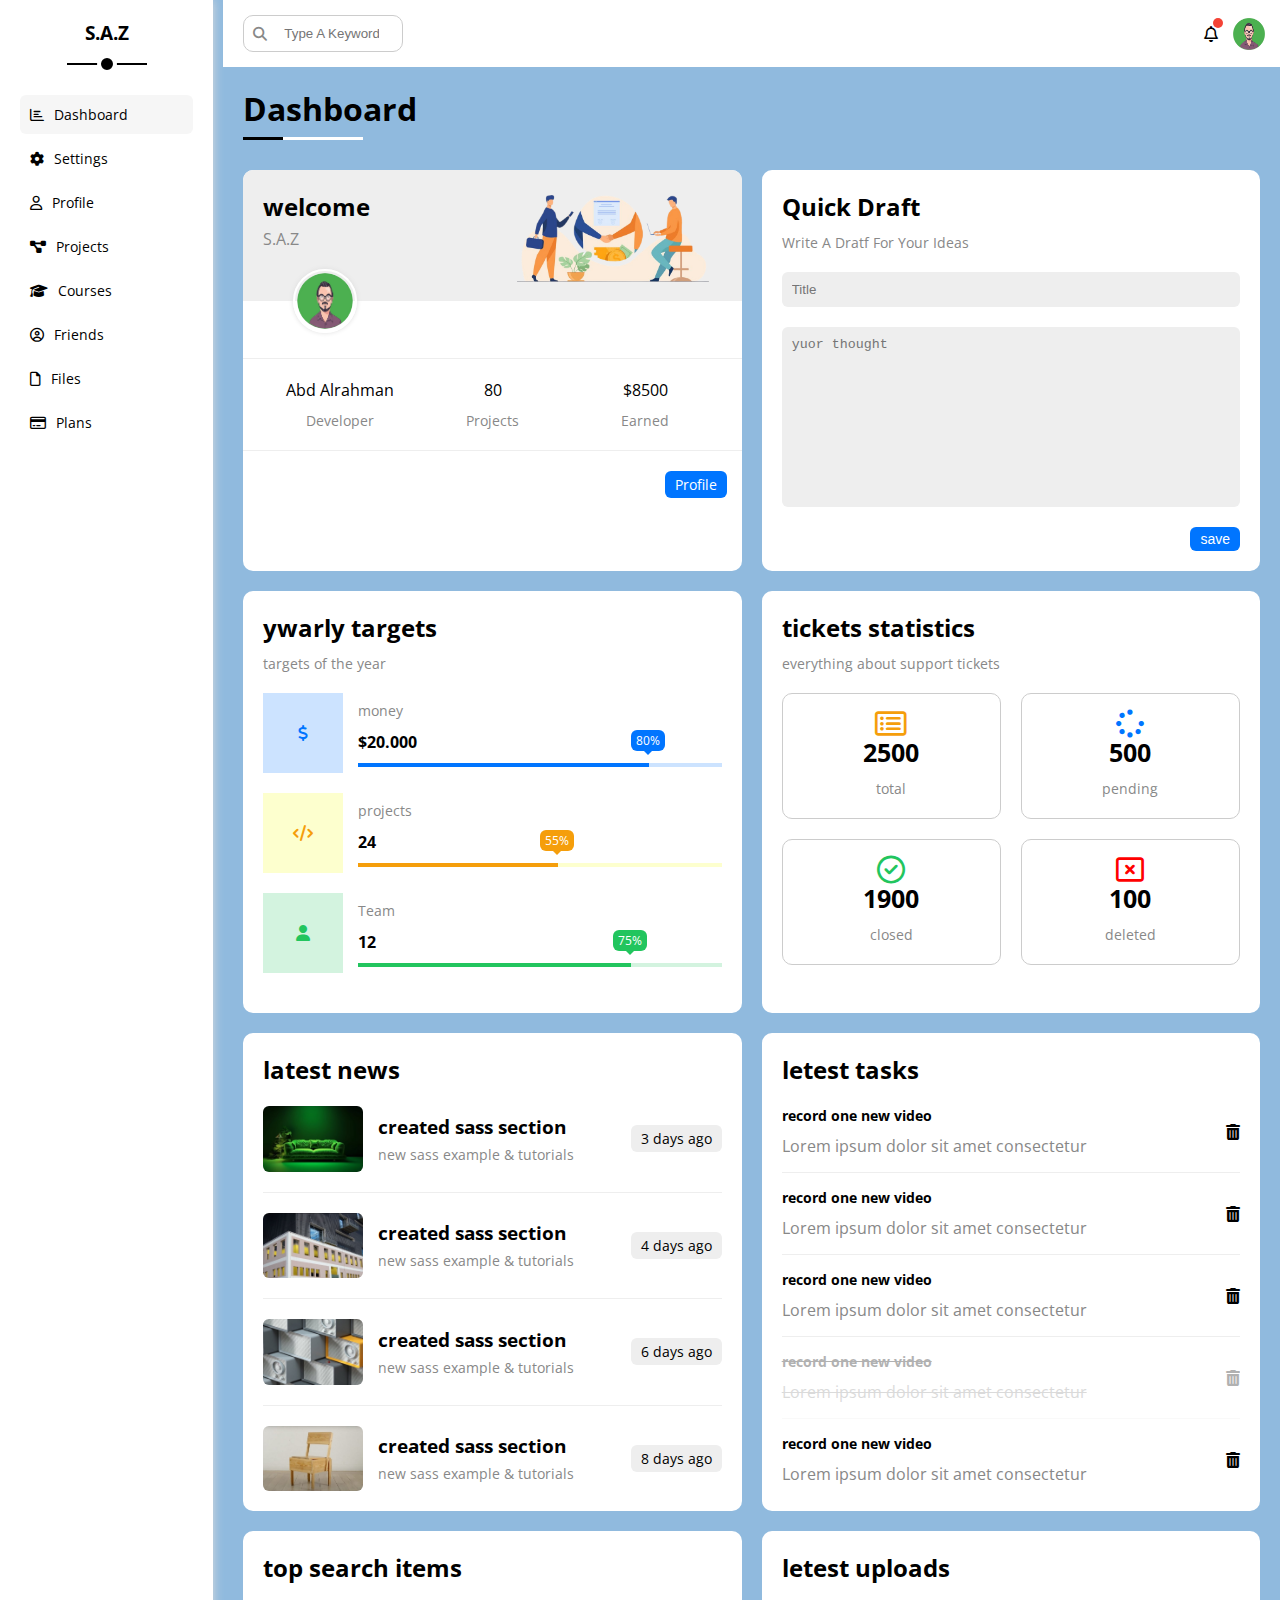
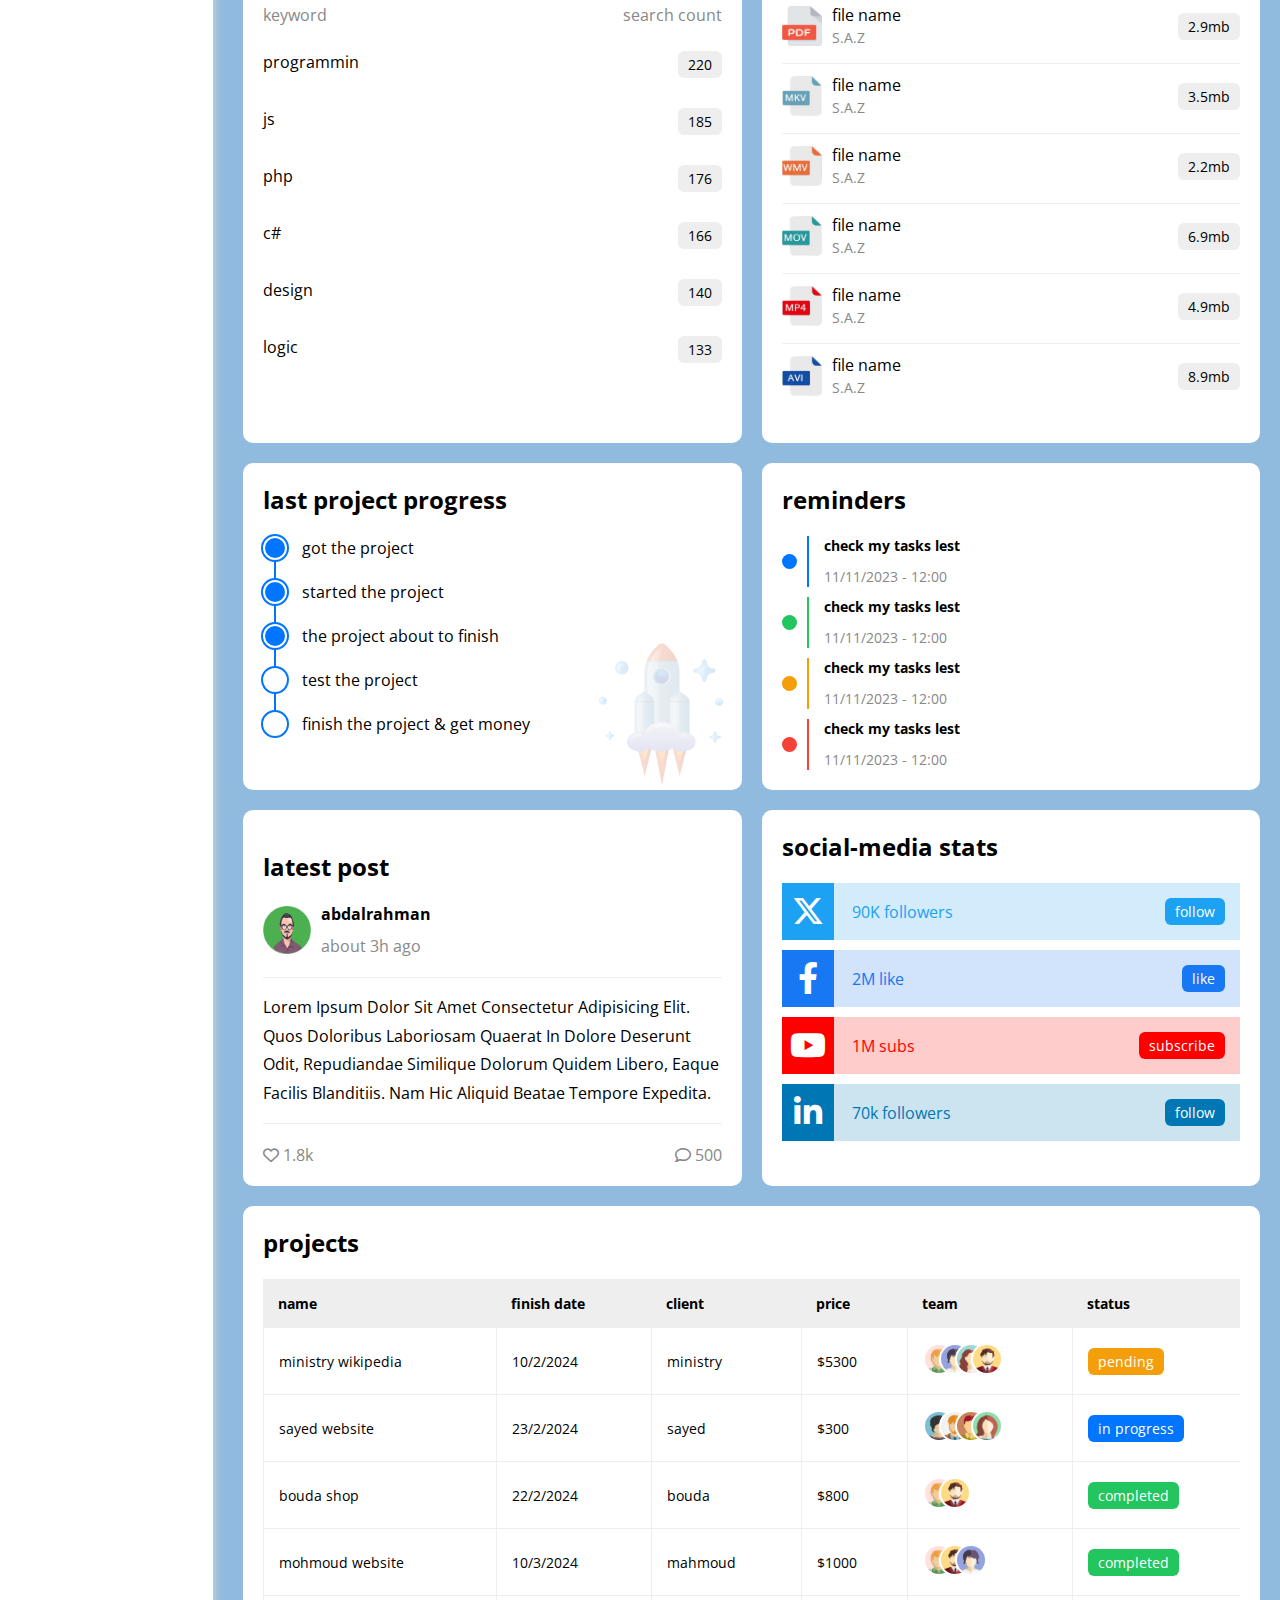
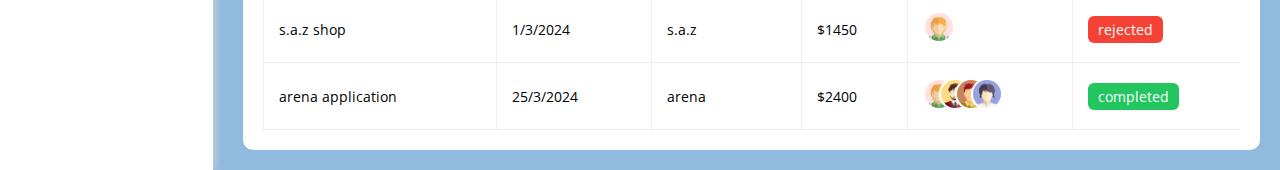
<file: index.html>
<!DOCTYPE html>
<html lang="en">

<head>
    <meta charset="UTF-8">
    <meta http-equiv="X-UA-Compatible" content="IE=edge">
    <meta name="viewport" content="width=device-width, initial-scale=1.0">
    <link rel="stylesheet" href="css/all.min.css">
    <link rel="stylesheet" href="css/framework.css">
    <link rel="stylesheet" href="css/master.css">
    <title>Dashboard</title>
    <link rel="preconnect" href="https://fonts.googleapis.com">
    <link rel="preconnect" href="https://fonts.gstatic.com" crossorigin>
    <link
        href="https://fonts.googleapis.com/css2?family=Cairo:wght@300;400;700&family=Open+Sans:ital,wght@0,400;0,500;0,700;1,300&family=Work+Sans:ital,wght@0,300;0,400;0,500;0,600;0,700;0,800;1,200&display=swap"
        rel="stylesheet">

</head>

<body>
    <div class="page d-flex">
        <div class="sidebar bg-white p-20 p-relative">
            <!-- txt-c : text-alagin:center -->
            <h3 class="p-relative txt-c mt-0">S.A.Z</h3>
            <ul>
                <li>
                    <a class="active d-flex align-c fs-14 c-black rad-6 p-10" href="index.html">
                        <i class="fa-regular fa-chart-bar"></i>
                        <span>Dashboard</span>
                    </a>
                </li>
                <li>
                    <a class=" d-flex align-c fs-14 c-black rad-6 p-10" href="settings.html">
                        <i class="fa-solid fa-gear"></i>
                        <span>Settings</span>
                    </a>
                </li>
                <li>
                    <a class=" d-flex align-c fs-14 c-black rad-6 p-10" href="profile.html">
                        <i class="fa-regular fa-user"></i>
                        <span>Profile</span>
                    </a>
                </li>
                <li>
                    <a class=" d-flex align-c fs-14 c-black rad-6 p-10" href="projects.html">
                        <i class="fa-solid fa-diagram-project"></i>
                        <span>Projects</span>
                    </a>
                </li>
                <li>
                    <a class=" d-flex align-c fs-14 c-black rad-6 p-10" href="courses.html">
                        <i class="fa-solid fa-graduation-cap"></i>
                        <span>Courses</span>
                    </a>
                </li>
                <li>
                    <a class=" d-flex align-c fs-14 c-black rad-6 p-10" href="friends.html">
                        <i class="fa-regular fa-circle-user"></i>
                        <span>Friends</span>
                    </a>
                </li>
                <li>
                    <a class=" d-flex align-c fs-14 c-black rad-6 p-10" href="files.html">
                        <i class="fa-regular fa-file"></i>
                        <span>Files</span>
                    </a>
                </li>
                <li>
                    <a class=" d-flex align-c fs-14 c-black rad-6 p-10" href="plans.html">
                        <i class="fa-regular fa-credit-card"></i>
                        <span>Plans</span>
                    </a>
                </li>
            </ul>
        </div>
        <div class="content w-full">
            <!-- start head -->
            <div class="head bg-white p-15 between-flex">
                <div class="search p-relative">
                    <input class="p-10" type="search" placeholder="Type A Keyword">
                </div>
                <div class="icons d-flex align-c">
                    <span class="notification p-relative">
                        <i class="fa-regular fa-bell"></i>
                    </span>
                    <img src="images/head-img.png" alt="">
                </div>
            </div>
            <!-- end head -->
            <h1 class="p-relative">Dashboard</h1>
            <!-- الكلاس رابر هو الذي سيتم وضع كل البوكس فيه -->
            <!--start wrapper  -->
            <div class="wrapper d-grid gap-20">
                <!-- start welcome  -->
                <div class="welcome bg-white rad-10 txt-c-mobile block-mobile">
                    <div class="intro p-20 d-flex ju-sb bg-eee">
                        <div>
                            <h2 class="m-0">welcome</h2>
                            <p class="c-gray mt-5"> S.A.Z</p>
                        </div>
                        <img class="hide-mobile" src="images/welcome-img.png" alt="">
                    </div>
                    <img class="avatar" src="images/head-img.png" alt="">
                    <div class="body txt-c d-flex p-20 mt-20 mb-20 block-mobile">
                        <div>Abd Alrahman <span class="d-block c-gray fs-14 mt-10">Developer</span></div>
                        <div>80 <span class="d-block c-gray fs-14 mt-10">Projects</span></div>
                        <div>$8500 <span class="d-block c-gray fs-14 mt-10">Earned</span></div>
                    </div>
                    <a href="profile.html" class="visit d-block fs-14 bg-blue c-white w-fit btn-shape ">Profile</a>
                </div>
                <!-- end welcome  -->
                <!-- start quick draft widget  -->
                <div class="quick-draft p-20 bg-white rad-10">
                    <h2 class="mt-0 mb-10">Quick Draft</h2>
                    <p class="mt-0 mb-20 c-gray fs-14">Write A Dratf For Your Ideas</p>
                    <form action="">
                        <input type="text" class="d-block mb-20 w-full p-10 b-none bg-eee rad-6" placeholder="Title">
                        <textarea class="d-block mb-20 w-full p-10 b-none bg-eee rad-6"
                            placeholder="yuor thought"></textarea>
                        <input type="submit" value="save"
                            class="save d-block fs-14 bg-blue c-white b-none w-fit btn-shape">
                    </form>
                </div>
                <!-- end quick draft widget  -->
                <!-- ___________________________________ -->
                <!-- start targets -->
                <div class="targets p-20 bg-white rad-10">
                    <h2 class=" mt-0 mb-10 ">ywarly targets</h2>
                    <p class=" mt-0 mb-20 c-gray fs-14"> targets of the year</p>
                    <div class="target-row mb-20 blue c-flex">
                        <div class="icon c-flex">
                            <i class="fa-solid fa-dollar-sign c-blue"></i>
                        </div>
                        <div class="datails">
                            <span class="fs-14 c-gray">money</span>
                            <span class="d-block mt-10 mb-10 fw-b">$20.000</span>
                            <div class="progress p-relative ">
                                <span class="bg-blue blue" style="width: 80%;">
                                    <span class="bg-blue">80%</span>
                                </span>
                            </div>
                        </div>
                    </div>
                    <div class="target-row mb-20 orange c-flex">
                        <div class="icon c-flex">
                            <i class="fa-solid fa-code c-orange"></i>
                        </div>
                        <div class="datails">
                            <span class="fs-14 c-gray">projects</span>
                            <span class="d-block mt-10 mb-10 fw-b">24</span>
                            <div class="progress p-relative ">
                                <span class="bg-orange orange" style="width: 55%;">
                                    <span class="bg-orange">55%</span>
                                </span>
                            </div>
                        </div>
                    </div>
                    <div class="target-row mb-20 green c-flex">
                        <div class="icon c-flex">
                            <i class="fa-solid fa-user c-green"></i>
                        </div>
                        <div class="datails">
                            <span class="fs-14 c-gray">Team</span>
                            <span class="d-block mt-10 mb-10 fw-b">12</span>
                            <div class="progress p-relative ">
                                <span class="bg-green green" style="width: 75%;">
                                    <span class="bg-green">75%</span>
                                </span>
                            </div>
                        </div>
                    </div>


                </div>
                <!-- end targets -->
                <!-- ___________________________________ -->
                <!-- start ticket -->
                <div class="tickets p-20 bg-white rad-10">
                    <h2 class="mt-0 mb-10">tickets statistics</h2>
                    <p class="mt-0 mb-20 c-gray fs-14">everything about support tickets </p>
                    <div class="d-flex txt-c gap-20 f-wrap">
                        <div class="box p-20 rad-10 fs-14 c-gray">
                            <i class="fa-regular fa-rectangle-list fa-2xl mb-10 c-orange"></i>
                            <span class="d-block c-black fw-b fs-25 mb-10">2500</span>
                            total
                        </div>
                        <div class="box p-20 rad-10 fs-14 c-gray">
                            <i class="fa-solid fa-spinner fa-2xl c-blue mb-10"></i>
                            <span class="d-block c-black fw-b fs-25 mb-10">500</span>
                            pending
                        </div>
                        <div class="box p-20 rad-10 fs-14 c-gray">
                            <i class="fa-regular fa-circle-check fa-2xl mb-10 c-green"></i>
                            <span class="d-block c-black fw-b fs-25 mb-10">1900</span>
                            closed
                        </div>
                        <div class="box p-20 rad-10 fs-14 c-gray">
                            <i class="fa-regular fa-rectangle-xmark fa-2xl mb-10 c-red"></i>
                            <span class="d-block c-black fw-b fs-25 mb-10">100</span>
                            deleted
                        </div>
                    </div>
                </div>
                <!-- end ticket -->
                <!-- ___________________________________ -->
                <!-- start latest news -->
                <div class="latest-news p-20 bg-white rad-10 txt-c-mobile">
                    <h2 class="mt-0 mb-20">latest news</h2>
                    <div class="news-row d-flex align-c">
                        <img src="images/latest-img.jpg" alt="">
                        <div class="info">
                            <h3>created sass section</h3>
                            <p class="m-0 fs-14 c-gray">new sass example & tutorials</p>
                        </div>
                        <div class="btn-shape bg-eee fs-14 lable">3 days ago</div>
                    </div>
                    <div class="news-row d-flex align-c">
                        <img src="images/latest-img2.jpg" alt="">
                        <div class="info">
                            <h3>created sass section</h3>
                            <p class="m-0 fs-14 c-gray">new sass example & tutorials</p>
                        </div>
                        <div class="btn-shape bg-eee fs-14 lable">4 days ago</div>
                    </div>
                    <div class="news-row d-flex align-c">
                        <img src="images/latest-img3.jpg" alt="">
                        <div class="info">
                            <h3>created sass section</h3>
                            <p class="m-0 fs-14 c-gray">new sass example & tutorials</p>
                        </div>
                        <div class="btn-shape bg-eee fs-14 lable">6 days ago</div>
                    </div>
                    <div class="news-row d-flex align-c">
                        <img src="images/latest-img4.jpg" alt="">
                        <div class="info">
                            <h3>created sass section</h3>
                            <p class="m-0 fs-14 c-gray">new sass example & tutorials</p>
                        </div>
                        <div class="btn-shape bg-eee fs-14 lable">8 days ago</div>
                    </div>
                </div>
                <!-- end latest news -->
                <!-- ___________________________________ -->
                <!-- start tasks -->
                <div class="tasks p-20 bg-white rad-10">
                    <h2 class="mt-0 mb-20">letest tasks</h2>
                    <div class="task-row between-flex">
                        <div class="info">
                            <h3 class="mt-0 mb-10 fs-14">record one new video </h3>
                            <p class="m-0 c-gray">Lorem ipsum dolor sit amet consectetur </p>
                        </div>
                        <i class="fa-solid fa-trash-can delete"></i>
                    </div>
                    <div class="task-row between-flex">
                        <div class="info">
                            <h3 class="mt-0 mb-10 fs-14">record one new video </h3>
                            <p class="m-0 c-gray">Lorem ipsum dolor sit amet consectetur </p>
                        </div>
                        <i class="fa-solid fa-trash-can delete"></i>
                    </div>
                    <div class="task-row between-flex">
                        <div class="info">
                            <h3 class="mt-0 mb-10 fs-14">record one new video </h3>
                            <p class="m-0 c-gray">Lorem ipsum dolor sit amet consectetur </p>
                        </div>
                        <i class="fa-solid fa-trash-can delete"></i>
                    </div>
                    <div class="task-row between-flex done">
                        <div class="info">
                            <h3 class="mt-0 mb-10 fs-14">record one new video </h3>
                            <p class="m-0 c-gray">Lorem ipsum dolor sit amet consectetur </p>
                        </div>
                        <i class="fa-solid fa-trash-can delete"></i>
                    </div>
                    <div class="task-row between-flex">
                        <div class="info">
                            <h3 class="mt-0 mb-10 fs-14">record one new video </h3>
                            <p class="m-0 c-gray">Lorem ipsum dolor sit amet consectetur </p>
                        </div>
                        <i class="fa-solid fa-trash-can delete"></i>
                    </div>
                </div>
                <!-- end tasks -->
                <!-- ___________________________________ -->
                <!-- start search items -->
                <div class="search-items p-20 bg-white rad-10">
                    <h2 class="mt-0 mb-20">top search items</h2>
                    <div class="items-head d-flex ju-sb c-gray mb-10">
                        <div>keyword</div>
                        <div>search count</div>
                    </div>
                    <div class="items d-flex ju-sb pt-15 pb-15">
                        <span>programmin</span>
                        <span class="bg-eee fs-14 btn-shape">220</span>
                    </div>
                    <div class="items d-flex ju-sb pt-15 pb-15">
                        <span>js</span>
                        <span class="bg-eee fs-14 btn-shape">185</span>
                    </div>
                    <div class="items d-flex ju-sb pt-15 pb-15">
                        <span>php</span>
                        <span class="bg-eee fs-14 btn-shape">176</span>
                    </div>
                    <div class="items d-flex ju-sb pt-15 pb-15">
                        <span>c#</span>
                        <span class="bg-eee fs-14 btn-shape">166</span>
                    </div>
                    <div class="items d-flex ju-sb pt-15 pb-15">
                        <span>design</span>
                        <span class="bg-eee fs-14 btn-shape">140</span>
                    </div>
                    <div class="items d-flex ju-sb pt-15 pb-15">
                        <span>logic</span>
                        <span class="bg-eee fs-14 btn-shape">133</span>
                    </div>
                </div>
                <!-- end search items -->
                <!-- ___________________________________ -->
                <!-- start latest uploads -->
                <div class="latest-uploads p-20 bg-white rad-10">
                    <h2 class="mt-0 mb-20">letest uploads</h2>
                    <ul class="m-0 ">
                        <li class="between-flex pb-15 mb-10">
                            <div class="d-flex align-c">
                                <img class="mr-10" src="images/file.png" alt="">
                                <div>
                                    <span class="d-block">file name</span>
                                    <span class="fs-14 c-gray">S.A.Z</span>
                                </div>
                            </div>
                            <div class="bg-eee btn-shape fs-14">
                                2.9mb
                            </div>
                        </li>
                        <li class="between-flex pb-15 mb-10">
                            <div class="d-flex align-c">
                                <img class="mr-10" src="images/file1.png" alt="">
                                <div>
                                    <span class="d-block">file name</span>
                                    <span class="fs-14 c-gray">S.A.Z</span>
                                </div>
                            </div>
                            <div class="bg-eee btn-shape fs-14">
                                3.5mb
                            </div>
                        </li>
                        <li class="between-flex pb-15 mb-10">
                            <div class="d-flex align-c">
                                <img class="mr-10" src="images/file2.png" alt="">
                                <div>
                                    <span class="d-block">file name</span>
                                    <span class="fs-14 c-gray">S.A.Z</span>
                                </div>
                            </div>
                            <div class="bg-eee btn-shape fs-14">
                                2.2mb
                            </div>
                        </li>
                        <li class="between-flex pb-15 mb-10">
                            <div class="d-flex align-c">
                                <img class="mr-10" src="images/file3.png" alt="">
                                <div>
                                    <span class="d-block">file name</span>
                                    <span class="fs-14 c-gray">S.A.Z</span>
                                </div>
                            </div>
                            <div class="bg-eee btn-shape fs-14">
                                6.9mb
                            </div>
                        </li>
                        <li class="between-flex pb-15 mb-10">
                            <div class="d-flex align-c">
                                <img class="mr-10" src="images/file4.png" alt="">
                                <div>
                                    <span class="d-block">file name</span>
                                    <span class="fs-14 c-gray">S.A.Z</span>
                                </div>
                            </div>
                            <div class="bg-eee btn-shape fs-14">
                                4.9mb
                            </div>
                        </li>
                        <li class="between-flex pb-15 mb-10">
                            <div class="d-flex align-c">
                                <img class="mr-10" src="images/file5.png" alt="">
                                <div>
                                    <span class="d-block">file name</span>
                                    <span class="fs-14 c-gray">S.A.Z</span>
                                </div>
                            </div>
                            <div class="bg-eee btn-shape fs-14">
                                8.9mb
                            </div>
                        </li>
                    </ul>
                </div>
                <!-- end latest uploads -->
                <!-- ___________________________________ -->
                <!-- start last project -->
                <div class="last-proj p-20 rad-10 bg-white p-relative">
                    <h2 class="mt-0 mb-20">last project progress </h2>
                    <ul class="m-0 p-relative">
                        <li class="mt-20 d-flex align-c done">got the project</li>
                        <li class="mt-20 d-flex align-c done">started the project</li>
                        <li class="mt-20 d-flex align-c done">the project about to finish</li>
                        <li class="mt-20 d-flex align-c current">test the project</li>
                        <li class="mt-20 d-flex align-c ">finish the project & get money</li>
                    </ul>
                    <img class="launch-icon hide-mobile" src="images/launch-img.png" alt="">
                </div>
                <!-- end last project -->
                <!-- ___________________________________ -->
                <!-- start reminders -->
                <div class="reminders p-20 bg-white rad-10 p-relative">
                    <h2 class="mt-0 mb-20">reminders</h2>
                    <ul class="m-0">
                        <li class="d-flex align-c mt-10">
                            <span class="key bg-blue mr-10 d-block rad-50"></span>
                            <div class="pl-15 blue ">
                                <p class="fs-14 fw-b mt-0 mb-10">check my tasks lest</p>
                                <span class=" fs-14 c-gray">11/11/2023 - 12:00</span>
                            </div>
                        </li>
                        <li class="d-flex align-c mt-10">
                            <span class="key bg-green mr-10 d-block rad-50"></span>
                            <div class="pl-15 green ">
                                <p class="fs-14 fw-b mt-0 mb-10">check my tasks lest</p>
                                <span class=" fs-14 c-gray">11/11/2023 - 12:00</span>
                            </div>
                        </li>
                        <li class="d-flex align-c mt-10">
                            <span class="key bg-orange mr-10 d-block rad-50"></span>
                            <div class="pl-15 orange ">
                                <p class="fs-14 fw-b mt-0 mb-10">check my tasks lest</p>
                                <span class=" fs-14 c-gray">11/11/2023 - 12:00</span>
                            </div>
                        </li>
                        <li class="d-flex align-c mt-10">
                            <span class="key bg-red mr-10 d-block rad-50"></span>
                            <div class="pl-15 red ">
                                <p class="fs-14 fw-b mt-0 mb-10">check my tasks lest</p>
                                <span class=" fs-14 c-gray">11/11/2023 - 12:00</span>
                            </div>
                        </li>
                    </ul>
                </div>
                <!-- end reminders -->
                <!-- ___________________________________ -->
                <!-- start latest-post -->
                <div class="latest-post p-20 bg-white rad-10 p-relative">
                    <h2 calss="mt-0 mb-20">latest post</h2>
                    <div class="top d-flex align-c">
                        <img class="avatar mr-10" src="images/head-img.png" alt="">
                        <div class="info">
                            <span class="d-block mb-10 fw-b">abdalrahman</span>
                            <span class="c-gray">about 3h ago</span>
                        </div>
                    </div>
                    <div class="post-content txt-c-mobile pt-15 pb-15 mt-20 mb-20">
                        Lorem ipsum dolor sit amet consectetur adipisicing elit. Quos doloribus laboriosam quaerat in
                        dolore deserunt odit, repudiandae similique dolorum quidem libero, eaque facilis blanditiis. Nam
                        hic aliquid beatae tempore expedita.
                    </div>
                    <div class="post-stats between-flex c-gray">
                        <div>
                            <i class="fa-regular fa-heart"></i>
                            <span>1.8k</span>
                        </div>
                        <div>
                            <i class="fa-regular fa-comment"></i>
                            <span>500</span>
                        </div>
                    </div>
                </div>
                <!-- end latest-post -->
                <!-- ___________________________________ -->
                <!-- start social-media -->
                <div class="social-media p-20 bg-white rad-10 ">
                    <h2 class="mt-0 mb-20">social-media stats</h2>
                    <div class="box twitter p-15 p-relative mb-10 between-flex">
                        <i class="fa-brands fa-x-twitter fa-2xl c-white h-full c-flex"></i>
                        <span>90K followers</span>
                        <a class="fs-14 c-white btn-shape  href=" #">follow</a>
                    </div>
                    <div class="box facebook p-15 p-relative mb-10 between-flex">
                        <i class="fa-brands fa-facebook-f fa-2xl c-white h-full c-flex"></i>
                        <span>2M like</span>
                        <a class="fs-14 c-white btn-shape href=" #">like</a>
                    </div>
                    <div class="box youtup p-15 p-relative mb-10 between-flex">
                        <i class="fa-brands fa-youtube fa-2xl c-white h-full c-flex"></i>
                        <span>1M subs</span>
                        <a class="fs-14 c-white btn-shape href=" #">subscribe</a>
                    </div>
                    <div class="box linkedin p-15 p-relative mb-10 between-flex">
                        <i class="fa-brands fa-linkedin-in fa-2xl c-white h-full c-flex"></i>
                        <span>70k followers</span>
                        <a class="fs-14 c-white btn-shape href=" #">follow</a>
                    </div>
                </div>
                <!-- end social-media -->
            </div>
            <!--end wrapper  -->
            <!-- _________________------------__________________------------_________________ -->
            <!-- start projects table -->
            <div class="projects p-20 bg-white rad-10 m-20">
                <h2 class="mt-0 mb-20">projects</h2>
                <div class="responsive-table">
                    <table class="fs-14 w-full">
                        <thead>
                            <tr>
                                <td>name</td>
                                <td>finish date</td>
                                <td>client</td>
                                <td>price</td>
                                <td>team</td>
                                <td>status</td>
                            </tr>
                        </thead>
                        <tbody>
                            <tr>
                                <td>ministry wikipedia</td>
                                <td>10/2/2024</td>
                                <td>ministry</td>
                                <td>$5300</td>
                                <td>
                                    <img src="images/table1.jpg" alt="">
                                    <img src="images/table2.jpg" alt="">
                                    <img src="images/table3.jpg" alt="">
                                    <img src="images/table4.jpg" alt="">
                                </td>
                                <td>
                                    <span class="label btn-shape bg-orange c-white">pending</span>
                                </td>
                            </tr>
                            <tr>
                                <td>sayed website</td>
                                <td>23/2/2024</td>
                                <td>sayed</td>
                                <td>$300</td>
                                <td>
                                    <img src="images/table5.jpg" alt="">
                                    <img src="images/table6.jpg" alt="">
                                    <img src="images/table7.jpg" alt="">
                                    <img src="images/table8.jpg" alt="">
                                </td>
                                <td>
                                    <span class="label btn-shape bg-blue c-white">in progress</span>
                                </td>
                            </tr>
                            <tr>
                                <td>bouda shop</td>
                                <td>22/2/2024</td>
                                <td>bouda</td>
                                <td>$800</td>
                                <td>
                                    <img src="images/table1.jpg" alt="">
                                    <img src="images/table4.jpg" alt="">
                                </td>
                                <td>
                                    <span class="label btn-shape bg-green c-white">completed</span>
                                </td>
                            </tr>
                            <tr>
                                <td>mohmoud website</td>
                                <td>10/3/2024</td>
                                <td>mahmoud</td>
                                <td>$1000</td>
                                <td>
                                    <img src="images/table1.jpg" alt="">
                                    <img src="images/table4.jpg" alt="">
                                    <img src="images/table2.jpg" alt="">
                                </td>
                                <td>
                                    <span class="label btn-shape bg-green c-white">completed</span>
                                </td>
                            </tr>
                            <tr>
                                <td>s.a.z shop</td>
                                <td>1/3/2024</td>
                                <td>s.a.z</td>
                                <td>$1450</td>
                                <td>
                                    <img src="images/table1.jpg" alt="">
                                </td>
                                <td>
                                    <span class="label btn-shape bg-red c-white">rejected</span>
                                </td>
                            </tr>
                            <tr>
                                <td>arena application</td>
                                <td>25/3/2024</td>
                                <td>arena</td>
                                <td>$2400</td>
                                <td>
                                    <img src="images/table1.jpg" alt="">
                                    <img src="images/table4.jpg" alt="">
                                    <img src="images/table7.jpg" alt="">
                                    <img src="images/table2.jpg" alt="">
                                </td>
                                <td>
                                    <span class="label btn-shape bg-green c-white">completed</span>
                                </td>
                            </tr>
                        </tbody>
                    </table>
                </div>
            </div>
            <!-- end projects table -->
        </div>
    </div>

</body>

</html>
</file>
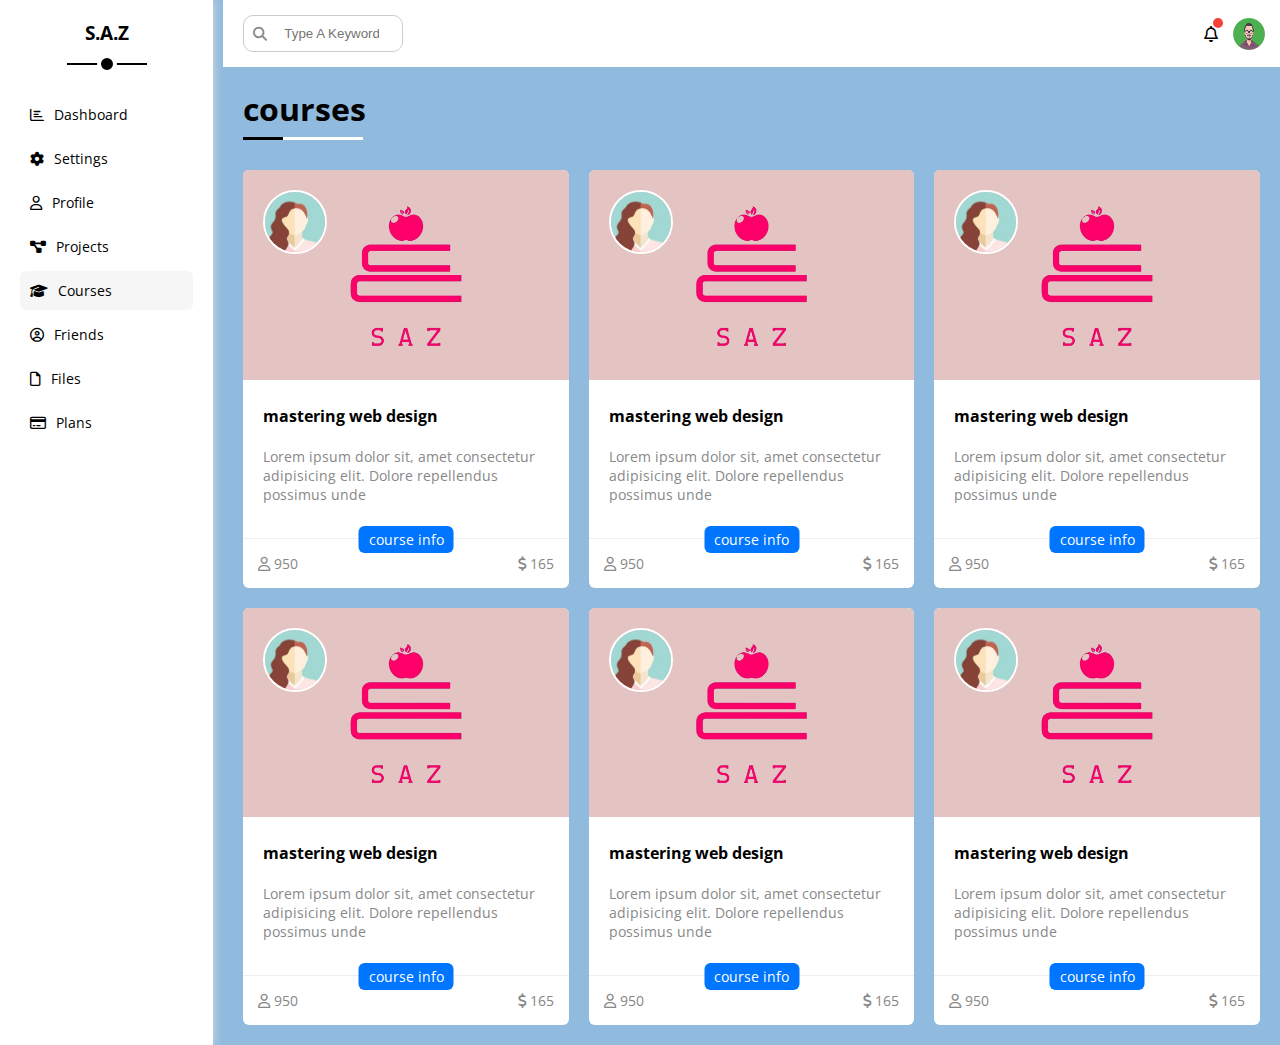
<file: courses.html>
<!DOCTYPE html>
<html lang="en">

<head>
    <meta charset="UTF-8">
    <meta http-equiv="X-UA-Compatible" content="IE=edge">
    <meta name="viewport" content="width=device-width, initial-scale=1.0">
    <link rel="stylesheet" href="css/all.min.css">
    <link rel="stylesheet" href="css/framework.css">
    <link rel="stylesheet" href="css/master.css">
    <title>courses</title>
    <link rel="preconnect" href="https://fonts.googleapis.com">
    <link rel="preconnect" href="https://fonts.gstatic.com" crossorigin>
    <link
        href="https://fonts.googleapis.com/css2?family=Cairo:wght@300;400;700&family=Open+Sans:ital,wght@0,400;0,500;0,700;1,300&family=Work+Sans:ital,wght@0,300;0,400;0,500;0,600;0,700;0,800;1,200&display=swap"
        rel="stylesheet">

</head>

<body>
    <div class="page d-flex">
        <div class="sidebar bg-white p-20 p-relative">
            <!-- txt-c : text-alagin:center -->
            <h3 class="p-relative txt-c mt-0">S.A.Z</h3>
            <ul>
                <li>
                    <a class=" d-flex align-c fs-14 c-black rad-6 p-10" href="index.html">
                        <i class="fa-regular fa-chart-bar"></i>
                        <span>Dashboard</span>
                    </a>
                </li>
                <li>
                    <a class=" d-flex align-c fs-14 c-black rad-6 p-10" href="settings.html">
                        <i class="fa-solid fa-gear"></i>
                        <span>Settings</span>
                    </a>
                </li>
                <li>
                    <a class=" d-flex align-c fs-14 c-black rad-6 p-10" href="profile.html">
                        <i class="fa-regular fa-user"></i>
                        <span>Profile</span>
                    </a>
                </li>
                <li>
                    <a class=" d-flex align-c fs-14 c-black rad-6 p-10" href="projects.html">
                        <i class="fa-solid fa-diagram-project"></i>
                        <span>Projects</span>
                    </a>
                </li>
                <li>
                    <a class="active d-flex align-c fs-14 c-black rad-6 p-10" href="courses.html">
                        <i class="fa-solid fa-graduation-cap"></i>
                        <span>Courses</span>
                    </a>
                </li>
                <li>
                    <a class=" d-flex align-c fs-14 c-black rad-6 p-10" href="friends.html">
                        <i class="fa-regular fa-circle-user"></i>
                        <span>Friends</span>
                    </a>
                </li>
                <li>
                    <a class=" d-flex align-c fs-14 c-black rad-6 p-10" href="files.html">
                        <i class="fa-regular fa-file"></i>
                        <span>Files</span>
                    </a>
                </li>
                <li>
                    <a class=" d-flex align-c fs-14 c-black rad-6 p-10" href="plans.html">
                        <i class="fa-regular fa-credit-card"></i>
                        <span>Plans</span>
                    </a>
                </li>
            </ul>
        </div>
        <div class="content w-full">
            <!-- start head -->
            <div class="head bg-white p-15 between-flex">
                <div class="search p-relative">
                    <input class="p-10" type="search" placeholder="Type A Keyword">
                </div>
                <div class="icons d-flex align-c">
                    <span class="notification p-relative">
                        <i class="fa-regular fa-bell"></i>
                    </span>
                    <img src="images/head-img.png" alt="">
                </div>
            </div>
            <!-- end head -->
            <!-- ______________________________________________________________ -->
            <!-- start courses -->
            <h1 class="p-relative">courses</h1>
            <div class="courses-page d-grid m-20 gap-20">
                <div class="course bg-white rad-6 p-relative">
                    <img class="cover" src="images/my-logo.png" alt="">
                    <img class="instructor" src="images/table3.jpg" alt="">
                    <div class="p-20">
                        <h4 class="m-0">mastering web design</h4>
                        <p class="description c-gray mt-20 fs-14">
                            Lorem ipsum dolor sit, amet consectetur adipisicing elit. Dolore repellendus possimus unde
                        </p>
                    </div>
                    <div class="info p-15 p-relative between-flex">
                        <span class="title bg-blue c-white btn-shape">course info</span>
                        <span class="c-gray">
                            <i class="fa-regular fa-user"></i>
                            950
                        </span>
                        <span class="c-gray">
                            <i class="fa-solid fa-dollar-sign"></i>
                            165
                        </span>
                    </div>
                </div>
                <div class="course bg-white rad-6 p-relative">
                    <img class="cover" src="images/my-logo.png" alt="">
                    <img class="instructor" src="images/table3.jpg" alt="">
                    <div class="p-20">
                        <h4 class="m-0">mastering web design</h4>
                        <p class="description c-gray mt-20 fs-14">
                            Lorem ipsum dolor sit, amet consectetur adipisicing elit. Dolore repellendus possimus unde
                        </p>
                    </div>
                    <div class="info p-15 p-relative between-flex">
                        <span class="title bg-blue c-white btn-shape">course info</span>
                        <span class="c-gray">
                            <i class="fa-regular fa-user"></i>
                            950
                        </span>
                        <span class="c-gray">
                            <i class="fa-solid fa-dollar-sign"></i>
                            165
                        </span>
                    </div>
                </div>
                <div class="course bg-white rad-6 p-relative">
                    <img class="cover" src="images/my-logo.png" alt="">
                    <img class="instructor" src="images/table3.jpg" alt="">
                    <div class="p-20">
                        <h4 class="m-0">mastering web design</h4>
                        <p class="description c-gray mt-20 fs-14">
                            Lorem ipsum dolor sit, amet consectetur adipisicing elit. Dolore repellendus possimus unde
                        </p>
                    </div>
                    <div class="info p-15 p-relative between-flex">
                        <span class="title bg-blue c-white btn-shape">course info</span>
                        <span class="c-gray">
                            <i class="fa-regular fa-user"></i>
                            950
                        </span>
                        <span class="c-gray">
                            <i class="fa-solid fa-dollar-sign"></i>
                            165
                        </span>
                    </div>
                </div>
                <div class="course bg-white rad-6 p-relative">
                    <img class="cover" src="images/my-logo.png" alt="">
                    <img class="instructor" src="images/table3.jpg" alt="">
                    <div class="p-20">
                        <h4 class="m-0">mastering web design</h4>
                        <p class="description c-gray mt-20 fs-14">
                            Lorem ipsum dolor sit, amet consectetur adipisicing elit. Dolore repellendus possimus unde
                        </p>
                    </div>
                    <div class="info p-15 p-relative between-flex">
                        <span class="title bg-blue c-white btn-shape">course info</span>
                        <span class="c-gray">
                            <i class="fa-regular fa-user"></i>
                            950
                        </span>
                        <span class="c-gray">
                            <i class="fa-solid fa-dollar-sign"></i>
                            165
                        </span>
                    </div>
                </div>
                <div class="course bg-white rad-6 p-relative">
                    <img class="cover" src="images/my-logo.png" alt="">
                    <img class="instructor" src="images/table3.jpg" alt="">
                    <div class="p-20">
                        <h4 class="m-0">mastering web design</h4>
                        <p class="description c-gray mt-20 fs-14">
                            Lorem ipsum dolor sit, amet consectetur adipisicing elit. Dolore repellendus possimus unde
                        </p>
                    </div>
                    <div class="info p-15 p-relative between-flex">
                        <span class="title bg-blue c-white btn-shape">course info</span>
                        <span class="c-gray">
                            <i class="fa-regular fa-user"></i>
                            950
                        </span>
                        <span class="c-gray">
                            <i class="fa-solid fa-dollar-sign"></i>
                            165
                        </span>
                    </div>
                </div>
                <div class="course bg-white rad-6 p-relative">
                    <img class="cover" src="images/my-logo.png" alt="">
                    <img class="instructor" src="images/table3.jpg" alt="">
                    <div class="p-20">
                        <h4 class="m-0">mastering web design</h4>
                        <p class="description c-gray mt-20 fs-14">
                            Lorem ipsum dolor sit, amet consectetur adipisicing elit. Dolore repellendus possimus unde
                        </p>
                    </div>
                    <div class="info p-15 p-relative between-flex">
                        <span class="title bg-blue c-white btn-shape">course info</span>
                        <span class="c-gray">
                            <i class="fa-regular fa-user"></i>
                            950
                        </span>
                        <span class="c-gray">
                            <i class="fa-solid fa-dollar-sign"></i>
                            165
                        </span>
                    </div>
                </div>
            </div>
            <!-- end courses -->
        </div>
    </div>

</body>

</html>
</file>
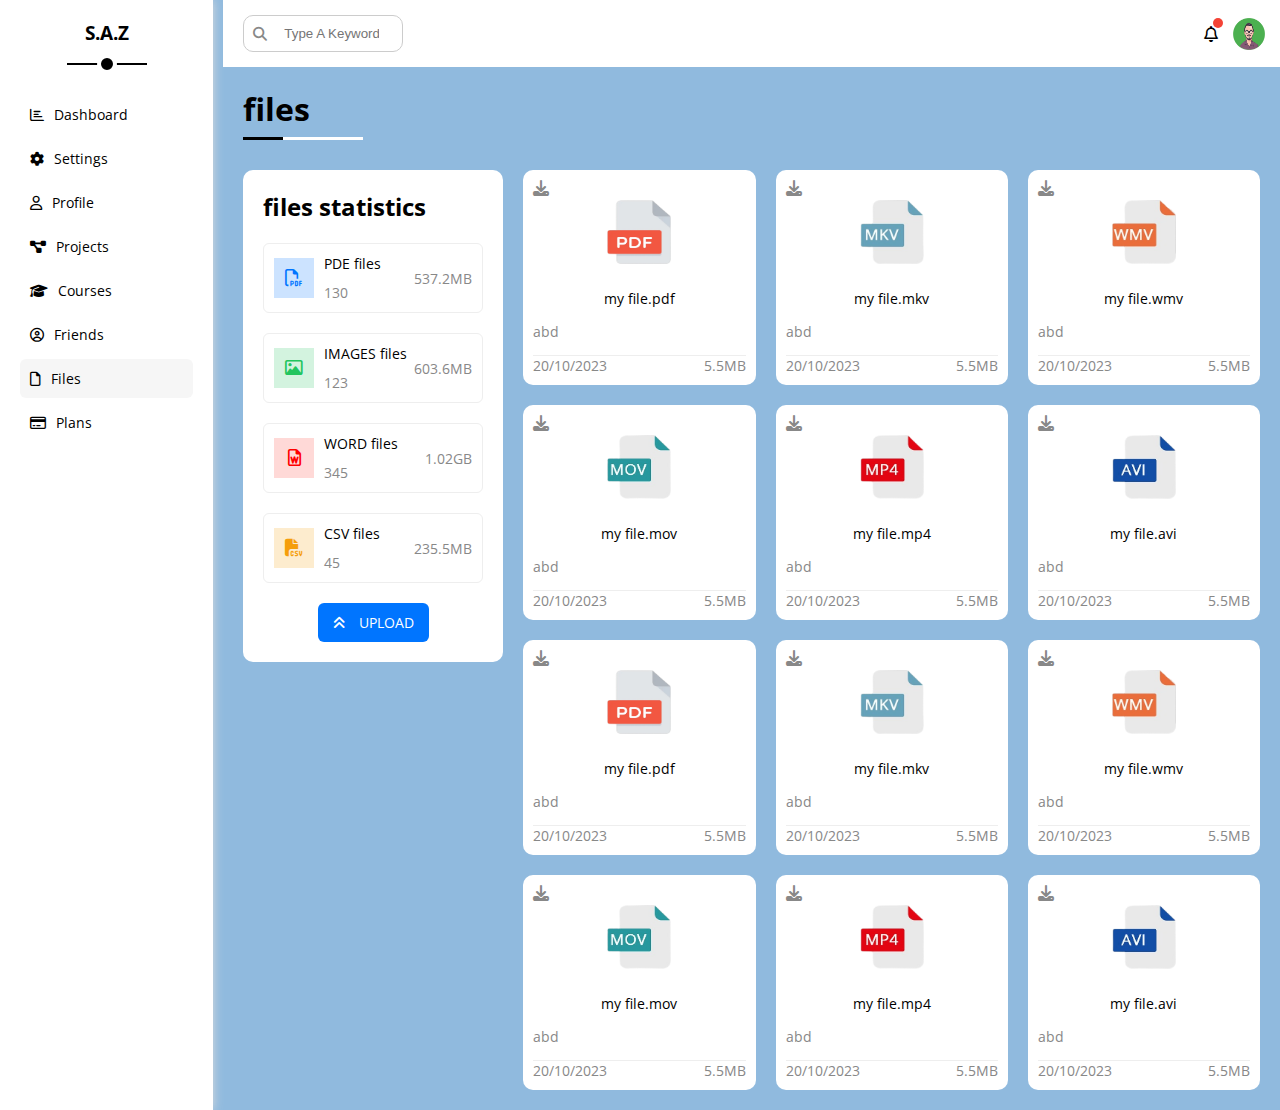
<file: files.html>
<!DOCTYPE html>
<html lang="en">

<head>
    <meta charset="UTF-8">
    <meta http-equiv="X-UA-Compatible" content="IE=edge">
    <meta name="viewport" content="width=device-width, initial-scale=1.0">
    <link rel="stylesheet" href="css/all.min.css">
    <link rel="stylesheet" href="css/framework.css">
    <link rel="stylesheet" href="css/master.css">
    <title>files</title>
    <link rel="preconnect" href="https://fonts.googleapis.com">
    <link rel="preconnect" href="https://fonts.gstatic.com" crossorigin>
    <link
        href="https://fonts.googleapis.com/css2?family=Cairo:wght@300;400;700&family=Open+Sans:ital,wght@0,400;0,500;0,700;1,300&family=Work+Sans:ital,wght@0,300;0,400;0,500;0,600;0,700;0,800;1,200&display=swap"
        rel="stylesheet">

</head>

<body>
    <div class="page d-flex">
        <div class="sidebar bg-white p-20 p-relative">
            <!-- txt-c : text-alagin:center -->
            <h3 class="p-relative txt-c mt-0">S.A.Z</h3>
            <ul>
                <li>
                    <a class=" d-flex align-c fs-14 c-black rad-6 p-10" href="index.html">
                        <i class="fa-regular fa-chart-bar"></i>
                        <span>Dashboard</span>
                    </a>
                </li>
                <li>
                    <a class=" d-flex align-c fs-14 c-black rad-6 p-10" href="settings.html">
                        <i class="fa-solid fa-gear"></i>
                        <span>Settings</span>
                    </a>
                </li>
                <li>
                    <a class=" d-flex align-c fs-14 c-black rad-6 p-10" href="profile.html">
                        <i class="fa-regular fa-user"></i>
                        <span>Profile</span>
                    </a>
                </li>
                <li>
                    <a class=" d-flex align-c fs-14 c-black rad-6 p-10" href="projects.html">
                        <i class="fa-solid fa-diagram-project"></i>
                        <span>Projects</span>
                    </a>
                </li>
                <li>
                    <a class=" d-flex align-c fs-14 c-black rad-6 p-10" href="courses.html">
                        <i class="fa-solid fa-graduation-cap"></i>
                        <span>Courses</span>
                    </a>
                </li>
                <li>
                    <a class=" d-flex align-c fs-14 c-black rad-6 p-10" href="friends.html">
                        <i class="fa-regular fa-circle-user"></i>
                        <span>Friends</span>
                    </a>
                </li>
                <li>
                    <a class="active d-flex align-c fs-14 c-black rad-6 p-10" href="files.html">
                        <i class="fa-regular fa-file"></i>
                        <span>Files</span>
                    </a>
                </li>
                <li>
                    <a class=" d-flex align-c fs-14 c-black rad-6 p-10" href="plans.html">
                        <i class="fa-regular fa-credit-card"></i>
                        <span>Plans</span>
                    </a>
                </li>
            </ul>
        </div>
        <div class="content w-full">
            <!-- start head -->
            <div class="head bg-white p-15 between-flex">
                <div class="search p-relative">
                    <input class="p-10" type="search" placeholder="Type A Keyword">
                </div>
                <div class="icons d-flex align-c">
                    <span class="notification p-relative">
                        <i class="fa-regular fa-bell"></i>
                    </span>
                    <img src="images/head-img.png" alt="">
                </div>
            </div>
            <!-- end head -->
            <!-- ______________________________________________________________ -->
            <!-- start files -->
            <h1 class="p-relative">files</h1>
            <div class="files-page d-flex m-20 gap-20">
                <div class="files-stats p-20 bg-white rad-10">
                    <h2 class="mt-0 mb-20 txt-c-mobile">files statistics</h2>
                    <div class="d-flex align-c bo-eee p-10 rad-6 mb-20 fs-14">
                        <i class="fa-regular fa-file-pdf fa-lg blue c-flex c-blue icon"></i>
                        <div class="info">
                            <span>PDE files</span>
                            <span class="c-gray d-block mt-10">130</span>
                        </div>
                        <div class="size c-gray">537.2MB</div>
                    </div>
                    <!--  -->
                    <div class="d-flex align-c bo-eee p-10 rad-6 mb-20 fs-14">
                        <i class="fa-regular fa-image fa-lg green c-flex c-green icon"></i>
                        <div class="info">
                            <span>IMAGES files</span>
                            <span class="c-gray d-block mt-10">123</span>
                        </div>
                        <div class="size c-gray">603.6MB</div>
                    </div>
                    <!--  -->
                    <div class="d-flex align-c bo-eee p-10 rad-6 mb-20 fs-14">
                        <i class="fa-regular fa-file-word fa-lg  red c-flex c-red icon"></i>
                        <div class="info">
                            <span>WORD files</span>
                            <span class="c-gray d-block mt-10">345</span>
                        </div>
                        <div class="size c-gray">1.02GB</div>
                    </div>
                    <!--  -->
                    <div class="d-flex align-c bo-eee p-10 rad-6 mb-20 fs-14">
                        <i class="fa-solid fa-file-csv fa-lg  orange c-flex c-orange icon"></i>
                        <div class="info">
                            <span>CSV files</span>
                            <span class="c-gray d-block mt-10">45</span>
                        </div>
                        <div class="size c-gray">235.5MB</div>
                    </div>
                    <a href="#" class="upload bg-blue c-white fs-14 rad-6 d-block w-fit ">
                        <i class="fa-solid fa-angles-up mr-10"></i>
                        UPLOAD
                    </a>
                </div>
                <div class="files-content d-grid gap-20">
                    <div class="file bg-white p-10 rad-10">
                        <i class="fa-solid fa-download c-gray p-absolute"></i>
                        <div class="icon txt-c">
                            <img class="mt-20 mb-20" src="images/file.png" alt="">
                        </div>
                        <div class="txt-c mb-10 fs-14">my file.pdf</div>
                        <p class="c-gray fs-14">abd</p>
                        <div class="info between-flex mt-10 pt-10 fs-14 c-gray">
                            <span>20/10/2023</span>
                            <span>5.5MB</span>
                        </div>
                    </div>
                    <div class="file bg-white p-10 rad-10">
                        <i class="fa-solid fa-download c-gray p-absolute"></i>
                        <div class="icon txt-c">
                            <img class="mt-20 mb-20" src="images/file1.png" alt="">
                        </div>
                        <div class="txt-c mb-10 fs-14">my file.mkv</div>
                        <p class="c-gray fs-14">abd</p>
                        <div class="info between-flex mt-10 pt-10 fs-14 c-gray">
                            <span>20/10/2023</span>
                            <span>5.5MB</span>
                        </div>
                    </div>
                    <div class="file bg-white p-10 rad-10">
                        <i class="fa-solid fa-download c-gray p-absolute"></i>
                        <div class="icon txt-c">
                            <img class="mt-20 mb-20" src="images/file2.png" alt="">
                        </div>
                        <div class="txt-c mb-10 fs-14">my file.wmv</div>
                        <p class="c-gray fs-14">abd</p>
                        <div class="info between-flex mt-10 pt-10 fs-14 c-gray">
                            <span>20/10/2023</span>
                            <span>5.5MB</span>
                        </div>
                    </div>
                    <div class="file bg-white p-10 rad-10">
                        <i class="fa-solid fa-download c-gray p-absolute"></i>
                        <div class="icon txt-c">
                            <img class="mt-20 mb-20" src="images/file3.png" alt="">
                        </div>
                        <div class="txt-c mb-10 fs-14">my file.mov</div>
                        <p class="c-gray fs-14">abd</p>
                        <div class="info between-flex mt-10 pt-10 fs-14 c-gray">
                            <span>20/10/2023</span>
                            <span>5.5MB</span>
                        </div>
                    </div>
                    <div class="file bg-white p-10 rad-10">
                        <i class="fa-solid fa-download c-gray p-absolute"></i>
                        <div class="icon txt-c">
                            <img class="mt-20 mb-20" src="images/file4.png" alt="">
                        </div>
                        <div class="txt-c mb-10 fs-14">my file.mp4</div>
                        <p class="c-gray fs-14">abd</p>
                        <div class="info between-flex mt-10 pt-10 fs-14 c-gray">
                            <span>20/10/2023</span>
                            <span>5.5MB</span>
                        </div>
                    </div>
                    <div class="file bg-white p-10 rad-10">
                        <i class="fa-solid fa-download c-gray p-absolute"></i>
                        <div class="icon txt-c">
                            <img class="mt-20 mb-20" src="images/file5.png" alt="">
                        </div>
                        <div class="txt-c mb-10 fs-14">my file.avi</div>
                        <p class="c-gray fs-14">abd</p>
                        <div class="info between-flex mt-10 pt-10 fs-14 c-gray">
                            <span>20/10/2023</span>
                            <span>5.5MB</span>
                        </div>
                    </div>
                    <div class="file bg-white p-10 rad-10">
                        <i class="fa-solid fa-download c-gray p-absolute"></i>
                        <div class="icon txt-c">
                            <img class="mt-20 mb-20" src="images/file.png" alt="">
                        </div>
                        <div class="txt-c mb-10 fs-14">my file.pdf</div>
                        <p class="c-gray fs-14">abd</p>
                        <div class="info between-flex mt-10 pt-10 fs-14 c-gray">
                            <span>20/10/2023</span>
                            <span>5.5MB</span>
                        </div>
                    </div>
                    <div class="file bg-white p-10 rad-10">
                        <i class="fa-solid fa-download c-gray p-absolute"></i>
                        <div class="icon txt-c">
                            <img class="mt-20 mb-20" src="images/file1.png" alt="">
                        </div>
                        <div class="txt-c mb-10 fs-14">my file.mkv</div>
                        <p class="c-gray fs-14">abd</p>
                        <div class="info between-flex mt-10 pt-10 fs-14 c-gray">
                            <span>20/10/2023</span>
                            <span>5.5MB</span>
                        </div>
                    </div>
                    <div class="file bg-white p-10 rad-10">
                        <i class="fa-solid fa-download c-gray p-absolute"></i>
                        <div class="icon txt-c">
                            <img class="mt-20 mb-20" src="images/file2.png" alt="">
                        </div>
                        <div class="txt-c mb-10 fs-14">my file.wmv</div>
                        <p class="c-gray fs-14">abd</p>
                        <div class="info between-flex mt-10 pt-10 fs-14 c-gray">
                            <span>20/10/2023</span>
                            <span>5.5MB</span>
                        </div>
                    </div>
                    <div class="file bg-white p-10 rad-10">
                        <i class="fa-solid fa-download c-gray p-absolute"></i>
                        <div class="icon txt-c">
                            <img class="mt-20 mb-20" src="images/file3.png" alt="">
                        </div>
                        <div class="txt-c mb-10 fs-14">my file.mov</div>
                        <p class="c-gray fs-14">abd</p>
                        <div class="info between-flex mt-10 pt-10 fs-14 c-gray">
                            <span>20/10/2023</span>
                            <span>5.5MB</span>
                        </div>
                    </div>
                    <div class="file bg-white p-10 rad-10">
                        <i class="fa-solid fa-download c-gray p-absolute"></i>
                        <div class="icon txt-c">
                            <img class="mt-20 mb-20" src="images/file4.png" alt="">
                        </div>
                        <div class="txt-c mb-10 fs-14">my file.mp4</div>
                        <p class="c-gray fs-14">abd</p>
                        <div class="info between-flex mt-10 pt-10 fs-14 c-gray">
                            <span>20/10/2023</span>
                            <span>5.5MB</span>
                        </div>
                    </div>
                    <div class="file bg-white p-10 rad-10">
                        <i class="fa-solid fa-download c-gray p-absolute"></i>
                        <div class="icon txt-c">
                            <img class="mt-20 mb-20" src="images/file5.png" alt="">
                        </div>
                        <div class="txt-c mb-10 fs-14">my file.avi</div>
                        <p class="c-gray fs-14">abd</p>
                        <div class="info between-flex mt-10 pt-10 fs-14 c-gray">
                            <span>20/10/2023</span>
                            <span>5.5MB</span>
                        </div>
                    </div>
                </div>
            </div>
            <!-- end files -->
        </div>
    </div>

</body>

</html>
</file>
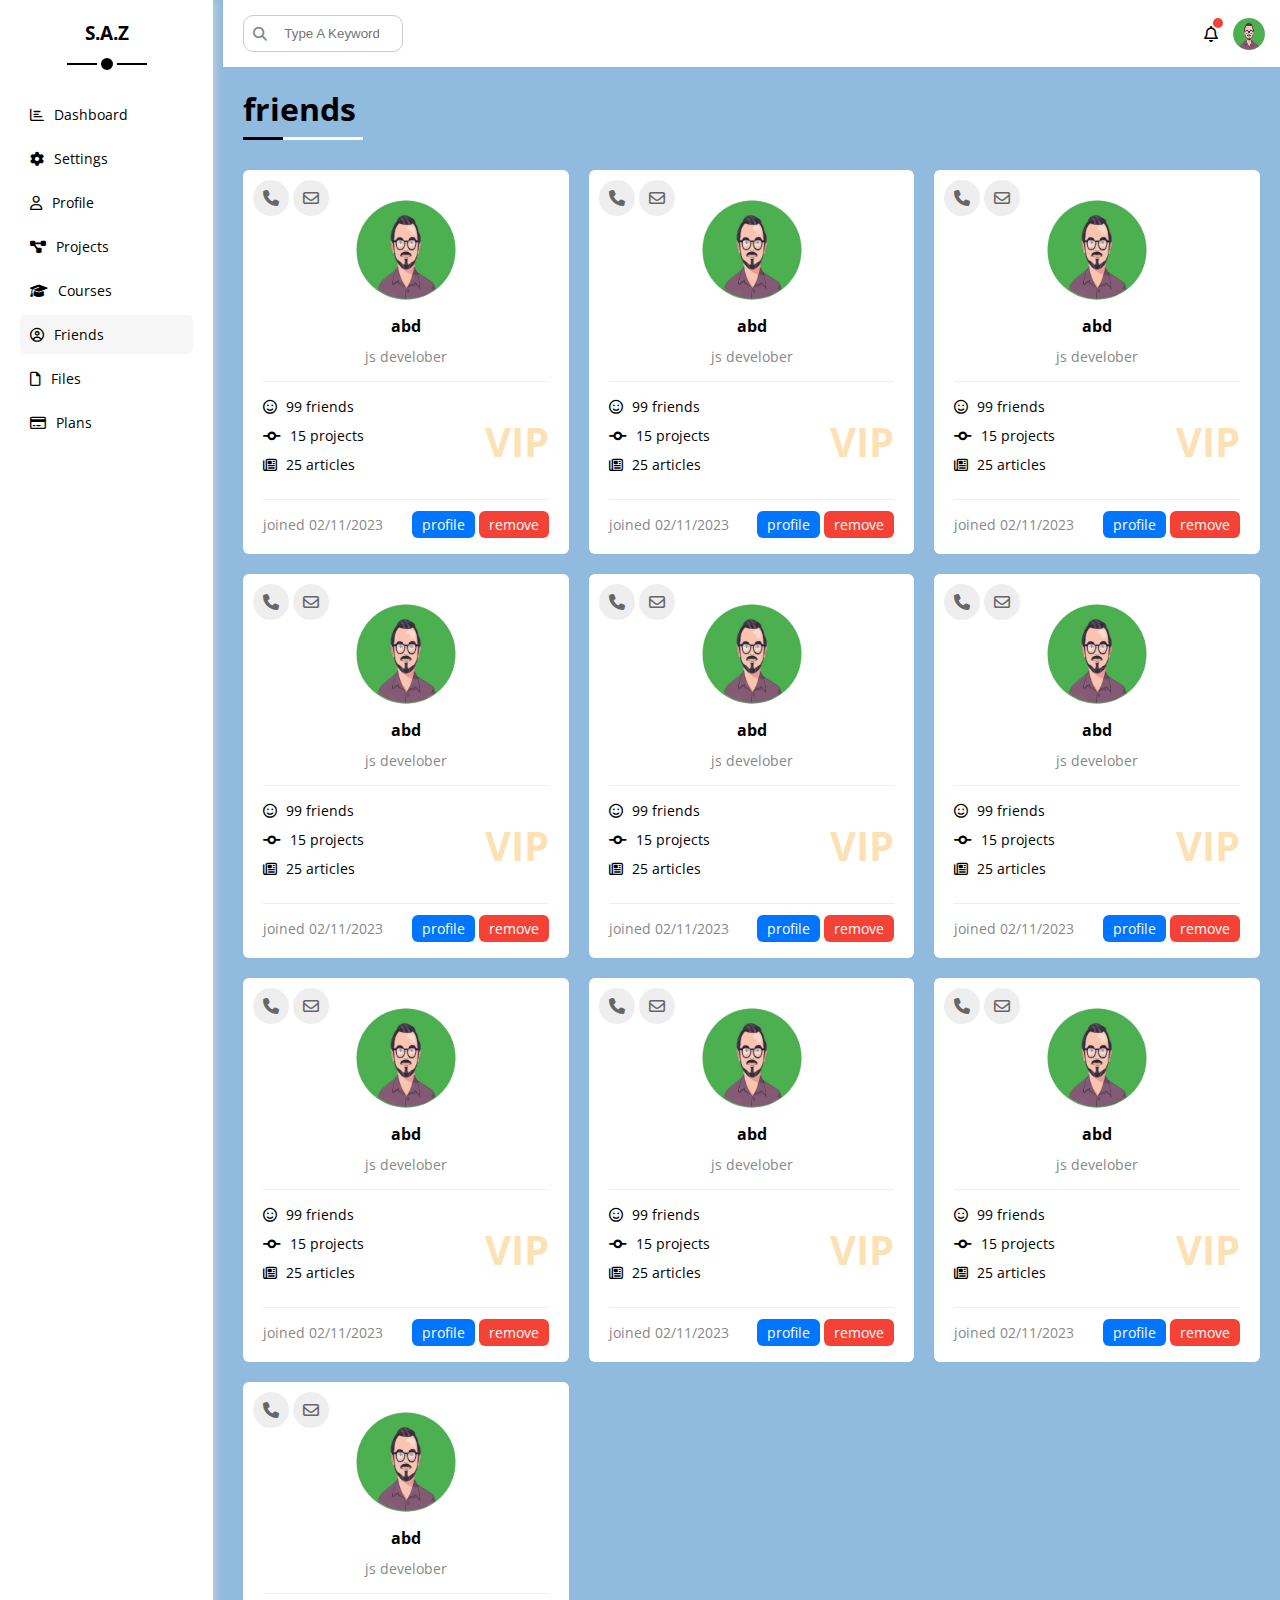
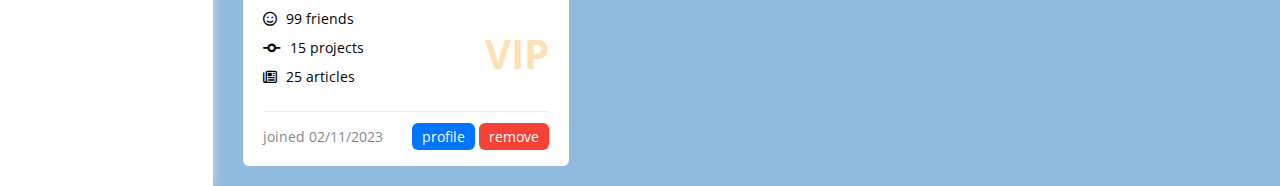
<file: friends.html>
<!DOCTYPE html>
<html lang="en">

<head>
    <meta charset="UTF-8">
    <meta http-equiv="X-UA-Compatible" content="IE=edge">
    <meta name="viewport" content="width=device-width, initial-scale=1.0">
    <link rel="stylesheet" href="css/all.min.css">
    <link rel="stylesheet" href="css/framework.css">
    <link rel="stylesheet" href="css/master.css">
    <title>courses</title>
    <link rel="preconnect" href="https://fonts.googleapis.com">
    <link rel="preconnect" href="https://fonts.gstatic.com" crossorigin>
    <link
        href="https://fonts.googleapis.com/css2?family=Cairo:wght@300;400;700&family=Open+Sans:ital,wght@0,400;0,500;0,700;1,300&family=Work+Sans:ital,wght@0,300;0,400;0,500;0,600;0,700;0,800;1,200&display=swap"
        rel="stylesheet">

</head>

<body>
    <div class="page d-flex">
        <div class="sidebar bg-white p-20 p-relative">
            <!-- txt-c : text-alagin:center -->
            <h3 class="p-relative txt-c mt-0">S.A.Z</h3>
            <ul>
                <li>
                    <a class=" d-flex align-c fs-14 c-black rad-6 p-10" href="index.html">
                        <i class="fa-regular fa-chart-bar"></i>
                        <span>Dashboard</span>
                    </a>
                </li>
                <li>
                    <a class=" d-flex align-c fs-14 c-black rad-6 p-10" href="settings.html">
                        <i class="fa-solid fa-gear"></i>
                        <span>Settings</span>
                    </a>
                </li>
                <li>
                    <a class=" d-flex align-c fs-14 c-black rad-6 p-10" href="profile.html">
                        <i class="fa-regular fa-user"></i>
                        <span>Profile</span>
                    </a>
                </li>
                <li>
                    <a class=" d-flex align-c fs-14 c-black rad-6 p-10" href="projects.html">
                        <i class="fa-solid fa-diagram-project"></i>
                        <span>Projects</span>
                    </a>
                </li>
                <li>
                    <a class=" d-flex align-c fs-14 c-black rad-6 p-10" href="courses.html">
                        <i class="fa-solid fa-graduation-cap"></i>
                        <span>Courses</span>
                    </a>
                </li>
                <li>
                    <a class="active friends d-flex align-c fs-14 c-black rad-6 p-10" href="friends.html">
                        <i class="fa-regular fa-circle-user"></i>
                        <span>Friends</span>
                    </a>
                </li>
                <li>
                    <a class=" d-flex align-c fs-14 c-black rad-6 p-10" href="files.html">
                        <i class="fa-regular fa-file"></i>
                        <span>Files</span>
                    </a>
                </li>
                <li>
                    <a class=" d-flex align-c fs-14 c-black rad-6 p-10" href="plans.html">
                        <i class="fa-regular fa-credit-card"></i>
                        <span>Plans</span>
                    </a>
                </li>
            </ul>
        </div>
        <div class="content w-full">
            <!-- start head -->
            <div class="head bg-white p-15 between-flex">
                <div class="search p-relative">
                    <input class="p-10" type="search" placeholder="Type A Keyword">
                </div>
                <div class="icons d-flex align-c">
                    <span class="notification p-relative">
                        <i class="fa-regular fa-bell"></i>
                    </span>
                    <img src="images/head-img.png" alt="">
                </div>
            </div>
            <!-- end head -->
            <!-- ______________________________________________________________ -->
            <!-- start friends -->
            <h1 class="p-relative">friends</h1>
            <div class="friends-page d-grid m-20 gap-20">
                <div class="friend bg-white rad-6 p-20 p-relative">
                    <div class="contact">
                        <i class="fa-solid fa-phone"></i>
                        <i class="fa-regular fa-envelope"></i>
                    </div>
                    <div class="txt-c ">
                        <img class="rad-50 mt-10 mb-10 w-100 h-100" src="images/head-img.png" alt="">
                        <h4 class="m-0">abd</h4>
                        <p class="c-gray fs-14 mt-10 mb-0">js develober</p>
                    </div>
                    <div class="icons fs-14 p-relative">
                        <div class="mb-10">
                            <i class="fa-regular fa-face-smile"></i>
                            <span>99 friends</span>
                        </div>
                        <div class="mb-10">
                            <i class="fa-solid fa-code-commit"></i>
                            <span>15 projects</span>
                        </div>
                        <div class="mb-10">
                            <i class="fa-regular fa-newspaper"></i>
                            <span>25 articles</span>
                        </div>
                        <span class="vip fw-b c-orange">VIP</span>
                    </div>
                    <div class="info between-flex fs-14 ">
                        <span class="c-gray">joined 02/11/2023</span>
                        <div>
                            <a class="bg-blue c-white btn-shape" href="profile.html">profile</a>
                            <a class="bg-red c-white btn-shape" href="#">remove</a>
                        </div>
                    </div>
                </div>
                <!--  -->
                <div class="friend bg-white rad-6 p-20 p-relative">
                    <div class="contact">
                        <i class="fa-solid fa-phone"></i>
                        <i class="fa-regular fa-envelope"></i>
                    </div>
                    <div class="txt-c ">
                        <img class="rad-50 mt-10 mb-10 w-100 h-100" src="images/head-img.png" alt="">
                        <h4 class="m-0">abd</h4>
                        <p class="c-gray fs-14 mt-10 mb-0">js develober</p>
                    </div>
                    <div class="icons fs-14 p-relative">
                        <div class="mb-10">
                            <i class="fa-regular fa-face-smile"></i>
                            <span>99 friends</span>
                        </div>
                        <div class="mb-10">
                            <i class="fa-solid fa-code-commit"></i>
                            <span>15 projects</span>
                        </div>
                        <div class="mb-10">
                            <i class="fa-regular fa-newspaper"></i>
                            <span>25 articles</span>
                        </div>
                        <span class="vip fw-b c-orange">VIP</span>
                    </div>
                    <div class="info between-flex fs-14 ">
                        <span class="c-gray">joined 02/11/2023</span>
                        <div>
                            <a class="bg-blue c-white btn-shape" href="profile.html">profile</a>
                            <a class="bg-red c-white btn-shape" href="#">remove</a>
                        </div>
                    </div>
                </div>
                <!--  -->
                <div class="friend bg-white rad-6 p-20 p-relative">
                    <div class="contact">
                        <i class="fa-solid fa-phone"></i>
                        <i class="fa-regular fa-envelope"></i>
                    </div>
                    <div class="txt-c ">
                        <img class="rad-50 mt-10 mb-10 w-100 h-100" src="images/head-img.png" alt="">
                        <h4 class="m-0">abd</h4>
                        <p class="c-gray fs-14 mt-10 mb-0">js develober</p>
                    </div>
                    <div class="icons fs-14 p-relative">
                        <div class="mb-10">
                            <i class="fa-regular fa-face-smile"></i>
                            <span>99 friends</span>
                        </div>
                        <div class="mb-10">
                            <i class="fa-solid fa-code-commit"></i>
                            <span>15 projects</span>
                        </div>
                        <div class="mb-10">
                            <i class="fa-regular fa-newspaper"></i>
                            <span>25 articles</span>
                        </div>
                        <span class="vip fw-b c-orange">VIP</span>
                    </div>
                    <div class="info between-flex fs-14 ">
                        <span class="c-gray">joined 02/11/2023</span>
                        <div>
                            <a class="bg-blue c-white btn-shape" href="profile.html">profile</a>
                            <a class="bg-red c-white btn-shape" href="#">remove</a>
                        </div>
                    </div>
                </div>
                <!--  -->
                <div class="friend bg-white rad-6 p-20 p-relative">
                    <div class="contact">
                        <i class="fa-solid fa-phone"></i>
                        <i class="fa-regular fa-envelope"></i>
                    </div>
                    <div class="txt-c ">
                        <img class="rad-50 mt-10 mb-10 w-100 h-100" src="images/head-img.png" alt="">
                        <h4 class="m-0">abd</h4>
                        <p class="c-gray fs-14 mt-10 mb-0">js develober</p>
                    </div>
                    <div class="icons fs-14 p-relative">
                        <div class="mb-10">
                            <i class="fa-regular fa-face-smile"></i>
                            <span>99 friends</span>
                        </div>
                        <div class="mb-10">
                            <i class="fa-solid fa-code-commit"></i>
                            <span>15 projects</span>
                        </div>
                        <div class="mb-10">
                            <i class="fa-regular fa-newspaper"></i>
                            <span>25 articles</span>
                        </div>
                        <span class="vip fw-b c-orange">VIP</span>
                    </div>
                    <div class="info between-flex fs-14 ">
                        <span class="c-gray">joined 02/11/2023</span>
                        <div>
                            <a class="bg-blue c-white btn-shape" href="profile.html">profile</a>
                            <a class="bg-red c-white btn-shape" href="#">remove</a>
                        </div>
                    </div>
                </div>
                <!--  -->
                <div class="friend bg-white rad-6 p-20 p-relative">
                    <div class="contact">
                        <i class="fa-solid fa-phone"></i>
                        <i class="fa-regular fa-envelope"></i>
                    </div>
                    <div class="txt-c ">
                        <img class="rad-50 mt-10 mb-10 w-100 h-100" src="images/head-img.png" alt="">
                        <h4 class="m-0">abd</h4>
                        <p class="c-gray fs-14 mt-10 mb-0">js develober</p>
                    </div>
                    <div class="icons fs-14 p-relative">
                        <div class="mb-10">
                            <i class="fa-regular fa-face-smile"></i>
                            <span>99 friends</span>
                        </div>
                        <div class="mb-10">
                            <i class="fa-solid fa-code-commit"></i>
                            <span>15 projects</span>
                        </div>
                        <div class="mb-10">
                            <i class="fa-regular fa-newspaper"></i>
                            <span>25 articles</span>
                        </div>
                        <span class="vip fw-b c-orange">VIP</span>
                    </div>
                    <div class="info between-flex fs-14 ">
                        <span class="c-gray">joined 02/11/2023</span>
                        <div>
                            <a class="bg-blue c-white btn-shape" href="profile.html">profile</a>
                            <a class="bg-red c-white btn-shape" href="#">remove</a>
                        </div>
                    </div>
                </div>
                <!--  -->
                <div class="friend bg-white rad-6 p-20 p-relative">
                    <div class="contact">
                        <i class="fa-solid fa-phone"></i>
                        <i class="fa-regular fa-envelope"></i>
                    </div>
                    <div class="txt-c ">
                        <img class="rad-50 mt-10 mb-10 w-100 h-100" src="images/head-img.png" alt="">
                        <h4 class="m-0">abd</h4>
                        <p class="c-gray fs-14 mt-10 mb-0">js develober</p>
                    </div>
                    <div class="icons fs-14 p-relative">
                        <div class="mb-10">
                            <i class="fa-regular fa-face-smile"></i>
                            <span>99 friends</span>
                        </div>
                        <div class="mb-10">
                            <i class="fa-solid fa-code-commit"></i>
                            <span>15 projects</span>
                        </div>
                        <div class="mb-10">
                            <i class="fa-regular fa-newspaper"></i>
                            <span>25 articles</span>
                        </div>
                        <span class="vip fw-b c-orange">VIP</span>
                    </div>
                    <div class="info between-flex fs-14 ">
                        <span class="c-gray">joined 02/11/2023</span>
                        <div>
                            <a class="bg-blue c-white btn-shape" href="profile.html">profile</a>
                            <a class="bg-red c-white btn-shape" href="#">remove</a>
                        </div>
                    </div>
                </div>
                <!--  -->
                <div class="friend bg-white rad-6 p-20 p-relative">
                    <div class="contact">
                        <i class="fa-solid fa-phone"></i>
                        <i class="fa-regular fa-envelope"></i>
                    </div>
                    <div class="txt-c ">
                        <img class="rad-50 mt-10 mb-10 w-100 h-100" src="images/head-img.png" alt="">
                        <h4 class="m-0">abd</h4>
                        <p class="c-gray fs-14 mt-10 mb-0">js develober</p>
                    </div>
                    <div class="icons fs-14 p-relative">
                        <div class="mb-10">
                            <i class="fa-regular fa-face-smile"></i>
                            <span>99 friends</span>
                        </div>
                        <div class="mb-10">
                            <i class="fa-solid fa-code-commit"></i>
                            <span>15 projects</span>
                        </div>
                        <div class="mb-10">
                            <i class="fa-regular fa-newspaper"></i>
                            <span>25 articles</span>
                        </div>
                        <span class="vip fw-b c-orange">VIP</span>
                    </div>
                    <div class="info between-flex fs-14 ">
                        <span class="c-gray">joined 02/11/2023</span>
                        <div>
                            <a class="bg-blue c-white btn-shape" href="profile.html">profile</a>
                            <a class="bg-red c-white btn-shape" href="#">remove</a>
                        </div>
                    </div>
                </div>
                <!--  -->
                <div class="friend bg-white rad-6 p-20 p-relative">
                    <div class="contact">
                        <i class="fa-solid fa-phone"></i>
                        <i class="fa-regular fa-envelope"></i>
                    </div>
                    <div class="txt-c ">
                        <img class="rad-50 mt-10 mb-10 w-100 h-100" src="images/head-img.png" alt="">
                        <h4 class="m-0">abd</h4>
                        <p class="c-gray fs-14 mt-10 mb-0">js develober</p>
                    </div>
                    <div class="icons fs-14 p-relative">
                        <div class="mb-10">
                            <i class="fa-regular fa-face-smile"></i>
                            <span>99 friends</span>
                        </div>
                        <div class="mb-10">
                            <i class="fa-solid fa-code-commit"></i>
                            <span>15 projects</span>
                        </div>
                        <div class="mb-10">
                            <i class="fa-regular fa-newspaper"></i>
                            <span>25 articles</span>
                        </div>
                        <span class="vip fw-b c-orange">VIP</span>
                    </div>
                    <div class="info between-flex fs-14 ">
                        <span class="c-gray">joined 02/11/2023</span>
                        <div>
                            <a class="bg-blue c-white btn-shape" href="profile.html">profile</a>
                            <a class="bg-red c-white btn-shape" href="#">remove</a>
                        </div>
                    </div>
                </div>
                <!--  -->
                <div class="friend bg-white rad-6 p-20 p-relative">
                    <div class="contact">
                        <i class="fa-solid fa-phone"></i>
                        <i class="fa-regular fa-envelope"></i>
                    </div>
                    <div class="txt-c ">
                        <img class="rad-50 mt-10 mb-10 w-100 h-100" src="images/head-img.png" alt="">
                        <h4 class="m-0">abd</h4>
                        <p class="c-gray fs-14 mt-10 mb-0">js develober</p>
                    </div>
                    <div class="icons fs-14 p-relative">
                        <div class="mb-10">
                            <i class="fa-regular fa-face-smile"></i>
                            <span>99 friends</span>
                        </div>
                        <div class="mb-10">
                            <i class="fa-solid fa-code-commit"></i>
                            <span>15 projects</span>
                        </div>
                        <div class="mb-10">
                            <i class="fa-regular fa-newspaper"></i>
                            <span>25 articles</span>
                        </div>
                        <span class="vip fw-b c-orange">VIP</span>
                    </div>
                    <div class="info between-flex fs-14 ">
                        <span class="c-gray">joined 02/11/2023</span>
                        <div>
                            <a class="bg-blue c-white btn-shape" href="profile.html">profile</a>
                            <a class="bg-red c-white btn-shape" href="#">remove</a>
                        </div>
                    </div>
                </div>
                <!--  -->
                <div class="friend bg-white rad-6 p-20 p-relative">
                    <div class="contact">
                        <i class="fa-solid fa-phone"></i>
                        <i class="fa-regular fa-envelope"></i>
                    </div>
                    <div class="txt-c ">
                        <img class="rad-50 mt-10 mb-10 w-100 h-100" src="images/head-img.png" alt="">
                        <h4 class="m-0">abd</h4>
                        <p class="c-gray fs-14 mt-10 mb-0">js develober</p>
                    </div>
                    <div class="icons fs-14 p-relative">
                        <div class="mb-10">
                            <i class="fa-regular fa-face-smile"></i>
                            <span>99 friends</span>
                        </div>
                        <div class="mb-10">
                            <i class="fa-solid fa-code-commit"></i>
                            <span>15 projects</span>
                        </div>
                        <div class="mb-10">
                            <i class="fa-regular fa-newspaper"></i>
                            <span>25 articles</span>
                        </div>
                        <span class="vip fw-b c-orange">VIP</span>
                    </div>
                    <div class="info between-flex fs-14 ">
                        <span class="c-gray">joined 02/11/2023</span>
                        <div>
                            <a class="bg-blue c-white btn-shape" href="profile.html">profile</a>
                            <a class="bg-red c-white btn-shape" href="#">remove</a>
                        </div>
                    </div>
                </div>
                <!--  -->
            </div>
            <!-- end friends -->
        </div>
    </div>

</body>

</html>
</file>
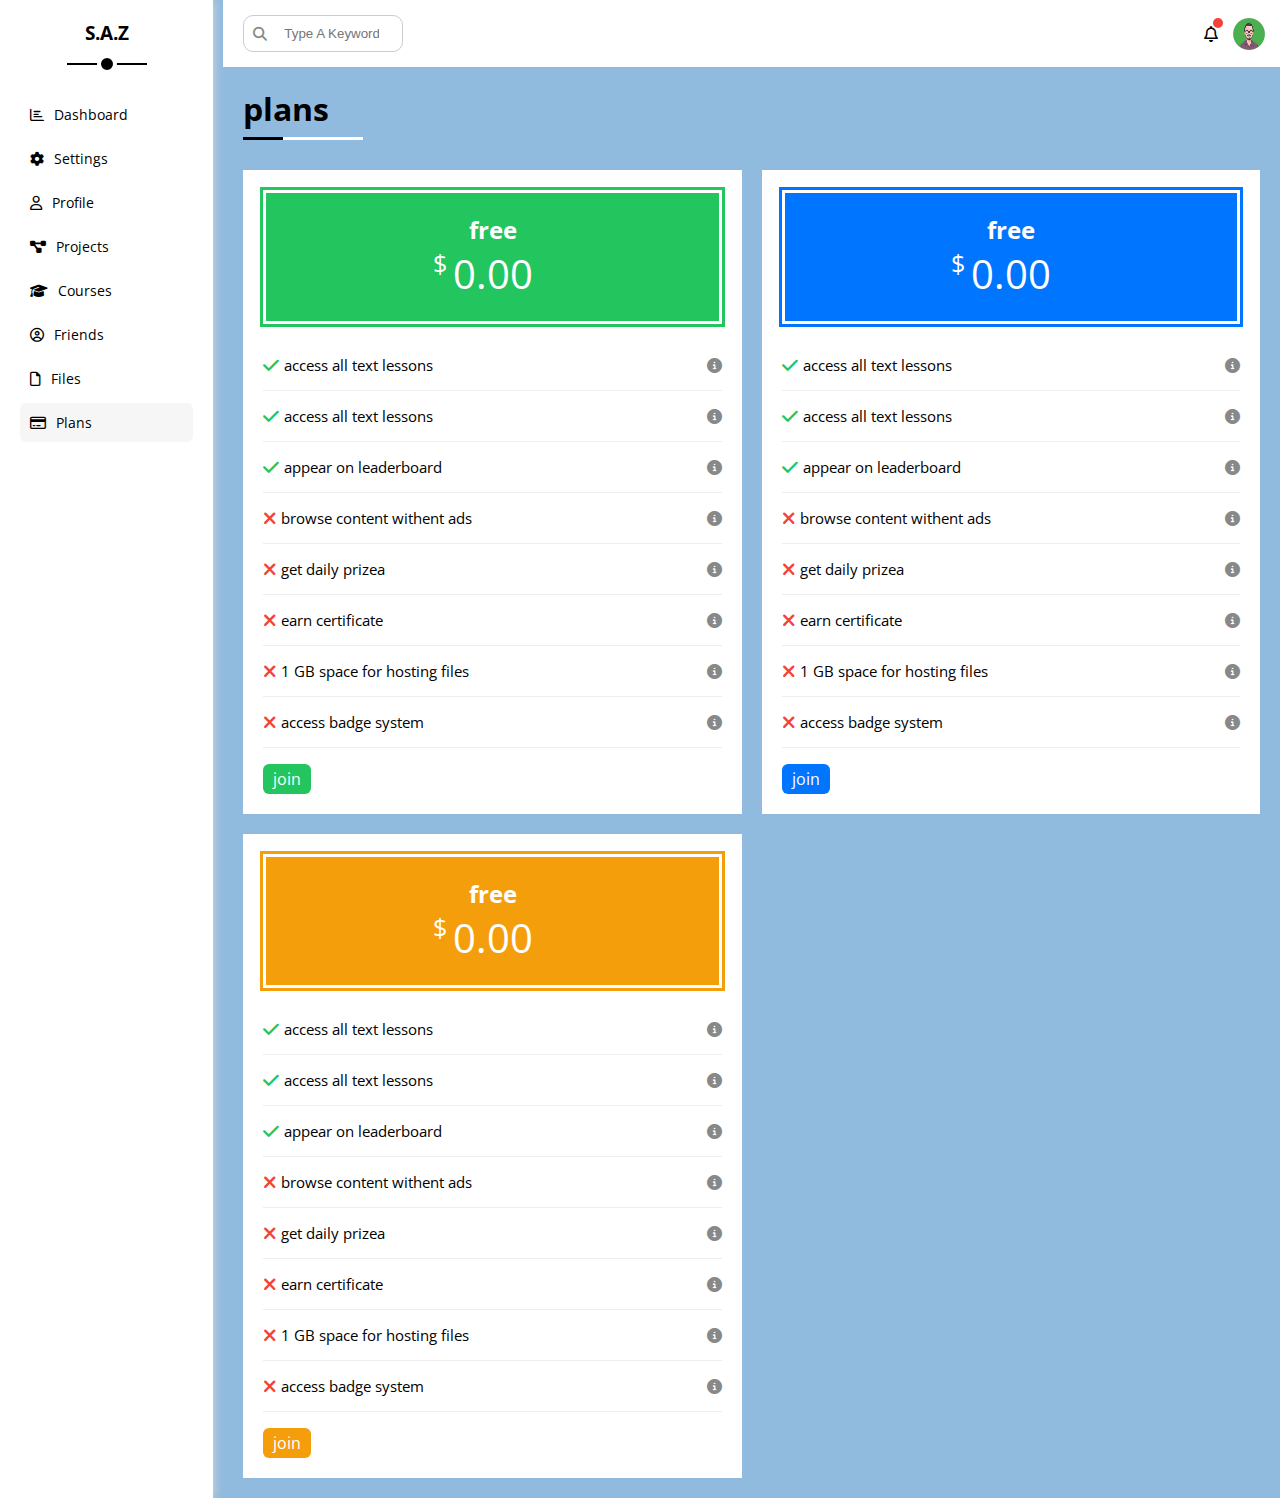
<file: plans.html>
<!DOCTYPE html>
<html lang="en">

<head>
    <meta charset="UTF-8">
    <meta http-equiv="X-UA-Compatible" content="IE=edge">
    <meta name="viewport" content="width=device-width, initial-scale=1.0">
    <link rel="stylesheet" href="css/all.min.css">
    <link rel="stylesheet" href="css/framework.css">
    <link rel="stylesheet" href="css/master.css">
    <title>plans</title>
    <link rel="preconnect" href="https://fonts.googleapis.com">
    <link rel="preconnect" href="https://fonts.gstatic.com" crossorigin>
    <link
        href="https://fonts.googleapis.com/css2?family=Cairo:wght@300;400;700&family=Open+Sans:ital,wght@0,400;0,500;0,700;1,300&family=Work+Sans:ital,wght@0,300;0,400;0,500;0,600;0,700;0,800;1,200&display=swap"
        rel="stylesheet">

</head>

<body>
    <div class="page d-flex">
        <div class="sidebar bg-white p-20 p-relative">
            <!-- txt-c : text-alagin:center -->
            <h3 class="p-relative txt-c mt-0">S.A.Z</h3>
            <ul>
                <li>
                    <a class=" d-flex align-c fs-14 c-black rad-6 p-10" href="index.html">
                        <i class="fa-regular fa-chart-bar"></i>
                        <span>Dashboard</span>
                    </a>
                </li>
                <li>
                    <a class=" d-flex align-c fs-14 c-black rad-6 p-10" href="settings.html">
                        <i class="fa-solid fa-gear"></i>
                        <span>Settings</span>
                    </a>
                </li>
                <li>
                    <a class=" d-flex align-c fs-14 c-black rad-6 p-10" href="profile.html">
                        <i class="fa-regular fa-user"></i>
                        <span>Profile</span>
                    </a>
                </li>
                <li>
                    <a class=" d-flex align-c fs-14 c-black rad-6 p-10" href="projects.html">
                        <i class="fa-solid fa-diagram-project"></i>
                        <span>Projects</span>
                    </a>
                </li>
                <li>
                    <a class=" d-flex align-c fs-14 c-black rad-6 p-10" href="courses.html">
                        <i class="fa-solid fa-graduation-cap"></i>
                        <span>Courses</span>
                    </a>
                </li>
                <li>
                    <a class=" d-flex align-c fs-14 c-black rad-6 p-10" href="friends.html">
                        <i class="fa-regular fa-circle-user"></i>
                        <span>Friends</span>
                    </a>
                </li>
                <li>
                    <a class=" d-flex align-c fs-14 c-black rad-6 p-10" href="files.html">
                        <i class="fa-regular fa-file"></i>
                        <span>Files</span>
                    </a>
                </li>
                <li>
                    <a class="active d-flex align-c fs-14 c-black rad-6 p-10" href="plans.html">
                        <i class="fa-regular fa-credit-card"></i>
                        <span>Plans</span>
                    </a>
                </li>
            </ul>
        </div>
        <div class="content w-full">
            <!-- start head -->
            <div class="head bg-white p-15 between-flex">
                <div class="search p-relative">
                    <input class="p-10" type="search" placeholder="Type A Keyword">
                </div>
                <div class="icons d-flex align-c">
                    <span class="notification p-relative">
                        <i class="fa-regular fa-bell"></i>
                    </span>
                    <img src="images/head-img.png" alt="">
                </div>
            </div>
            <!-- end head -->
            <!-- ______________________________________________________________ -->
            <!-- start plans -->
            <h1 class="p-relative">plans</h1>
            <div class="plans-page d-grid m-20 gap-20">
                <div class="plan green bg-white p-20">
                    <div class="top bg-green txt-c p-20">
                        <h2 class="m-0 c-white">free</h2>
                        <div class="price c-white"><span>$</span> 0.00</div>
                    </div>
                    <ul>
                        <li>
                            <i class="fa-solid fa-check yes"></i>
                            <span>access all text lessons</span>
                            <i class="fa-solid fa-circle-info help"></i>
                        </li>
                        <li>
                            <i class="fa-solid fa-check yes"></i>
                            <span>access all text lessons</span>
                            <i class="fa-solid fa-circle-info help"></i>
                        </li>
                        <li>
                            <i class="fa-solid fa-check yes"></i>
                            <span>appear on leaderboard</span>
                            <i class="fa-solid fa-circle-info help"></i>
                        </li>
                        <li>
                            <i class="fa-solid fa-xmark"></i>
                            <span>browse content withent ads</span>
                            <i class="fa-solid fa-circle-info help"></i>
                        </li>
                        <li>
                            <i class="fa-solid fa-xmark"></i>
                            <span>get daily prizea</span>
                            <i class="fa-solid fa-circle-info help"></i>
                        </li>
                        <li>
                            <i class="fa-solid fa-xmark"></i>
                            <span>earn certificate</span>
                            <i class="fa-solid fa-circle-info help"></i>
                        </li>
                        <li>
                            <i class="fa-solid fa-xmark"></i>
                            <span>1 GB space for hosting files</span>
                            <i class="fa-solid fa-circle-info help"></i>
                        </li>
                        <li>
                            <i class="fa-solid fa-xmark"></i>
                            <span>access badge system</span>
                            <i class="fa-solid fa-circle-info help"></i>
                        </li>
                    </ul>
                    <a class="btn-shape bg-green c-white d-block w-fit" href="#">join</a>
                </div>
                <!-- ----- -->
                <div class="plan blue bg-white p-20">
                    <div class="top bg-blue txt-c p-20">
                        <h2 class="m-0 c-white">free</h2>
                        <div class="price c-white"><span>$</span> 0.00</div>
                    </div>
                    <ul>
                        <li>
                            <i class="fa-solid fa-check yes"></i>
                            <span>access all text lessons</span>
                            <i class="fa-solid fa-circle-info help"></i>
                        </li>
                        <li>
                            <i class="fa-solid fa-check yes"></i>
                            <span>access all text lessons</span>
                            <i class="fa-solid fa-circle-info help"></i>
                        </li>
                        <li>
                            <i class="fa-solid fa-check yes"></i>
                            <span>appear on leaderboard</span>
                            <i class="fa-solid fa-circle-info help"></i>
                        </li>
                        <li>
                            <i class="fa-solid fa-xmark"></i>
                            <span>browse content withent ads</span>
                            <i class="fa-solid fa-circle-info help"></i>
                        </li>
                        <li>
                            <i class="fa-solid fa-xmark"></i>
                            <span>get daily prizea</span>
                            <i class="fa-solid fa-circle-info help"></i>
                        </li>
                        <li>
                            <i class="fa-solid fa-xmark"></i>
                            <span>earn certificate</span>
                            <i class="fa-solid fa-circle-info help"></i>
                        </li>
                        <li>
                            <i class="fa-solid fa-xmark"></i>
                            <span>1 GB space for hosting files</span>
                            <i class="fa-solid fa-circle-info help"></i>
                        </li>
                        <li>
                            <i class="fa-solid fa-xmark"></i>
                            <span>access badge system</span>
                            <i class="fa-solid fa-circle-info help"></i>
                        </li>
                    </ul>
                    <a class="btn-shape bg-blue c-white d-block w-fit" href="#">join</a>
                </div>
                <!-- ----- -->
                <div class="plan orange bg-white p-20">
                    <div class="top bg-orange txt-c p-20">
                        <h2 class="m-0 c-white">free</h2>
                        <div class="price c-white"><span>$</span> 0.00</div>
                    </div>
                    <ul>
                        <li>
                            <i class="fa-solid fa-check yes"></i>
                            <span>access all text lessons</span>
                            <i class="fa-solid fa-circle-info help"></i>
                        </li>
                        <li>
                            <i class="fa-solid fa-check yes"></i>
                            <span>access all text lessons</span>
                            <i class="fa-solid fa-circle-info help"></i>
                        </li>
                        <li>
                            <i class="fa-solid fa-check yes"></i>
                            <span>appear on leaderboard</span>
                            <i class="fa-solid fa-circle-info help"></i>
                        </li>
                        <li>
                            <i class="fa-solid fa-xmark"></i>
                            <span>browse content withent ads</span>
                            <i class="fa-solid fa-circle-info help"></i>
                        </li>
                        <li>
                            <i class="fa-solid fa-xmark"></i>
                            <span>get daily prizea</span>
                            <i class="fa-solid fa-circle-info help"></i>
                        </li>
                        <li>
                            <i class="fa-solid fa-xmark"></i>
                            <span>earn certificate</span>
                            <i class="fa-solid fa-circle-info help"></i>
                        </li>
                        <li>
                            <i class="fa-solid fa-xmark"></i>
                            <span>1 GB space for hosting files</span>
                            <i class="fa-solid fa-circle-info help"></i>
                        </li>
                        <li>
                            <i class="fa-solid fa-xmark"></i>
                            <span>access badge system</span>
                            <i class="fa-solid fa-circle-info help"></i>
                        </li>
                    </ul>
                    <a class="btn-shape bg-orange c-white d-block w-fit" href="#">join</a>
                </div>
            </div>
            <!-- end plans -->
        </div>
    </div>

</body>

</html>
</file>
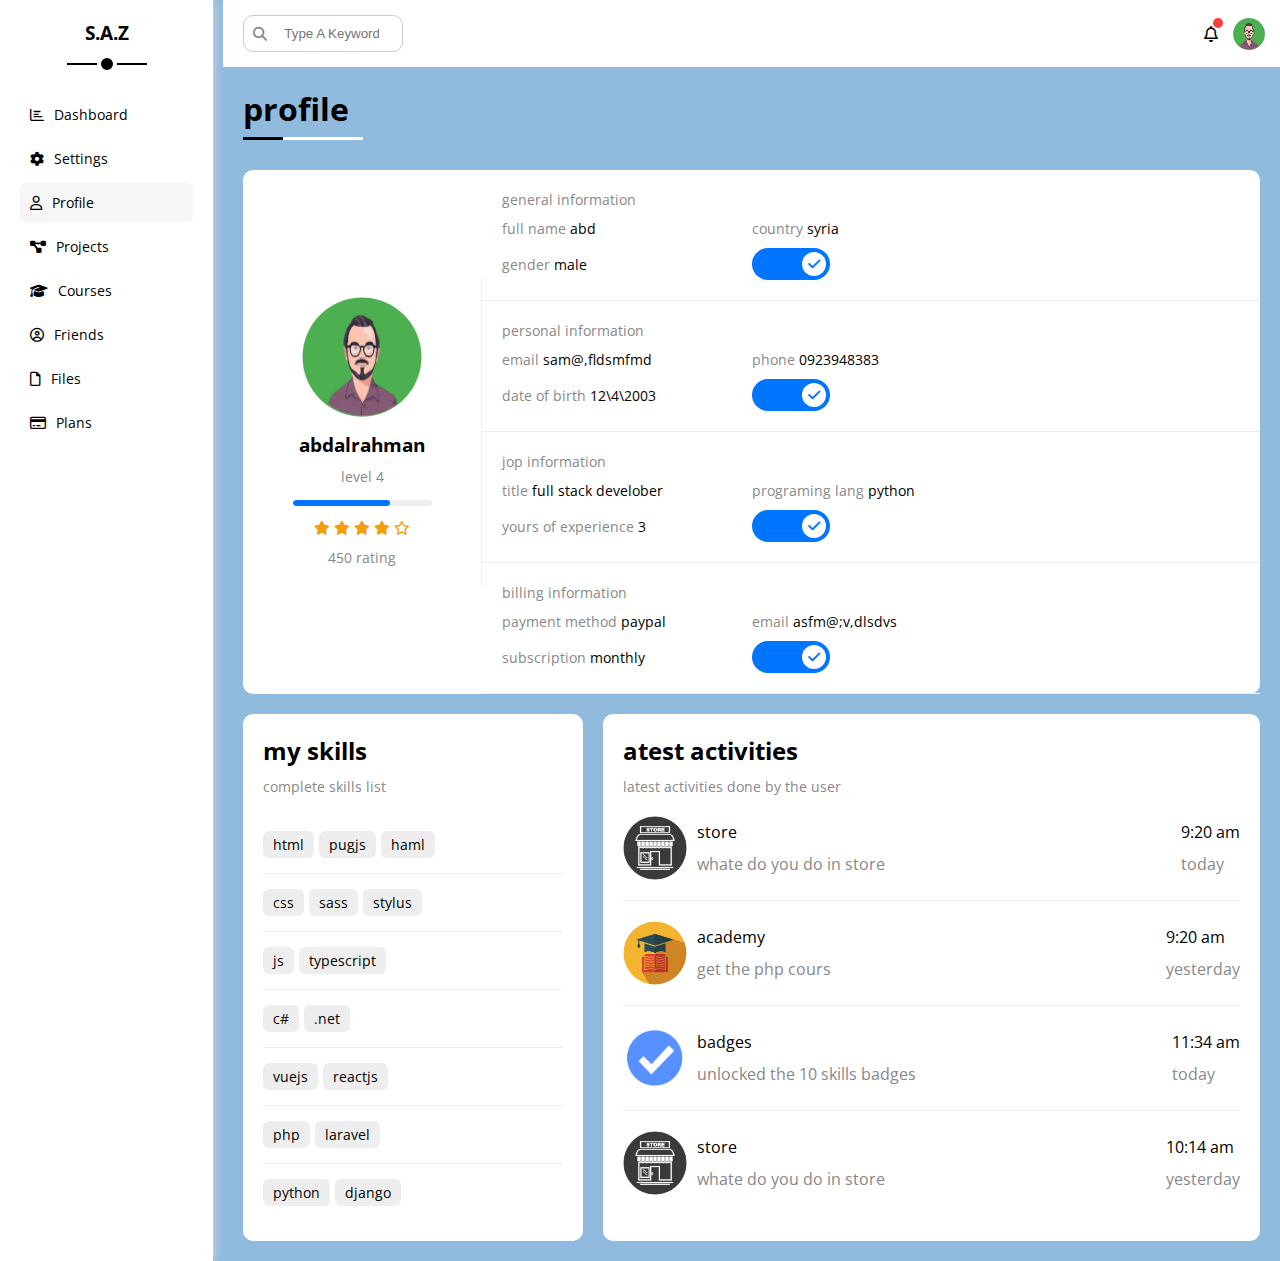
<file: profile.html>
<!DOCTYPE html>
<html lang="en">

<head>
    <meta charset="UTF-8">
    <meta http-equiv="X-UA-Compatible" content="IE=edge">
    <meta name="viewport" content="width=device-width, initial-scale=1.0">
    <link rel="stylesheet" href="css/all.min.css">
    <link rel="stylesheet" href="css/framework.css">
    <link rel="stylesheet" href="css/master.css">
    <title>profile</title>
    <link rel="preconnect" href="https://fonts.googleapis.com">
    <link rel="preconnect" href="https://fonts.gstatic.com" crossorigin>
    <link
        href="https://fonts.googleapis.com/css2?family=Cairo:wght@300;400;700&family=Open+Sans:ital,wght@0,400;0,500;0,700;1,300&family=Work+Sans:ital,wght@0,300;0,400;0,500;0,600;0,700;0,800;1,200&display=swap"
        rel="stylesheet">

</head>

<body>
    <div class="page d-flex">
        <div class="sidebar bg-white p-20 p-relative">
            <!-- txt-c : text-alagin:center -->
            <h3 class="p-relative txt-c mt-0">S.A.Z</h3>
            <ul>
                <li>
                    <a class=" d-flex align-c fs-14 c-black rad-6 p-10" href="index.html">
                        <i class="fa-regular fa-chart-bar"></i>
                        <span>Dashboard</span>
                    </a>
                </li>
                <li>
                    <a class=" d-flex align-c fs-14 c-black rad-6 p-10" href="settings.html">
                        <i class="fa-solid fa-gear"></i>
                        <span>Settings</span>
                    </a>
                </li>
                <li>
                    <a class="active d-flex align-c fs-14 c-black rad-6 p-10" href="profile.html">
                        <i class="fa-regular fa-user"></i>
                        <span>Profile</span>
                    </a>
                </li>
                <li>
                    <a class=" d-flex align-c fs-14 c-black rad-6 p-10" href="projects.html">
                        <i class="fa-solid fa-diagram-project"></i>
                        <span>Projects</span>
                    </a>
                </li>
                <li>
                    <a class=" d-flex align-c fs-14 c-black rad-6 p-10" href="courses.html">
                        <i class="fa-solid fa-graduation-cap"></i>
                        <span>Courses</span>
                    </a>
                </li>
                <li>
                    <a class=" d-flex align-c fs-14 c-black rad-6 p-10" href="friends.html">
                        <i class="fa-regular fa-circle-user"></i>
                        <span>Friends</span>
                    </a>
                </li>
                <li>
                    <a class=" d-flex align-c fs-14 c-black rad-6 p-10" href="files.html">
                        <i class="fa-regular fa-file"></i>
                        <span>Files</span>
                    </a>
                </li>
                <li>
                    <a class=" d-flex align-c fs-14 c-black rad-6 p-10" href="plans.html">
                        <i class="fa-regular fa-credit-card"></i>
                        <span>Plans</span>
                    </a>
                </li>
            </ul>
        </div>
        <div class="content w-full">
            <!-- start head -->
            <div class="head bg-white p-15 between-flex">
                <div class="search p-relative">
                    <input class="p-10" type="search" placeholder="Type A Keyword">
                </div>
                <div class="icons d-flex align-c">
                    <span class="notification p-relative">
                        <i class="fa-regular fa-bell"></i>
                    </span>
                    <img src="images/head-img.png" alt="">
                </div>
            </div>
            <!-- end head -->
            <!-- ______________________________________________________________ -->
            <!-- start profile -->
            <h1 class="p-relative">profile</h1>
            <div class="profile-page m-20">
                <!-- start overview-->
                <div class="overview bg-white rad-10 d-flex align-c">
                    <div class="avatar-box txt-c p-20">
                        <img class="mb-10 rad-50" src="images/head-img.png" alt="">
                        <h3 class="m-0">abdalrahman</h3>
                        <p class="c-gray mt-10 fs-14">level 4</p>
                        <div class="level rad-6 bg-eee p-relative">
                            <span style="width:70%"></span>
                        </div>
                        <div class="rating mt-10 mb-10">
                            <i class="fa-solid fa-star c-orange fs-14"></i>
                            <i class="fa-solid fa-star c-orange fs-14"></i>
                            <i class="fa-solid fa-star c-orange fs-14"></i>
                            <i class="fa-solid fa-star c-orange fs-14"></i>
                            <i class="fa-regular fa-star c-orange fs-14"></i>
                        </div>
                        <p class="c-gray m-0 fs-14">450 rating</p>
                    </div>
                    <div class="info-box w-full txt-c-mobile">
                        <div class="box p-20 d-flex align-c">
                            <h4 class="c-gray fs-14 m-0 w-full ">general information</h4>
                            <!-- عملنا للهد انو العرض مية بالمية مشان العناصر اللي تحتو ما يزيد طولن عنو و يعملو راب -->
                            <div class="fs-14">
                                <span class="c-gray">full name</span>
                                <span>abd</span>
                            </div>
                            <div class="fs-14">
                                <span class="c-gray">country</span>
                                <span>syria</span>
                            </div>
                            <div class="fs-14">
                                <span class="c-gray">gender</span>
                                <span>male</span>
                            </div>
                            <div class="fs-14">
                                <label>
                                    <input class="toggle-checkbox" type="checkbox" checked>
                                    <div class="toggle-switch"></div>
                                </label>
                            </div>
                        </div>
                        <div class="box p-20 d-flex align-c">
                            <h4 class="c-gray fs-14 m-0 w-full ">personal information</h4>
                            <!-- عملنا للهد انو العرض مية بالمية مشان العناصر اللي تحتو ما يزيد طولن عنو و يعملو راب -->
                            <div class="fs-14">
                                <span class="c-gray">email</span>
                                <span>sam@,fldsmfmd</span>
                            </div>
                            <div class="fs-14">
                                <span class="c-gray">phone</span>
                                <span>0923948383</span>
                            </div>
                            <div class="fs-14">
                                <span class="c-gray">date of birth</span>
                                <span>12\4\2003</span>
                            </div>
                            <div class="fs-14">
                                <label>
                                    <input class="toggle-checkbox" type="checkbox" checked>
                                    <div class="toggle-switch"></div>
                                </label>
                            </div>
                        </div>
                        <div class="box p-20 d-flex align-c">
                            <h4 class="c-gray fs-14 m-0 w-full ">jop information</h4>
                            <!-- عملنا للهد انو العرض مية بالمية مشان العناصر اللي تحتو ما يزيد طولن عنو و يعملو راب -->
                            <div class="fs-14">
                                <span class="c-gray">title</span>
                                <span>full stack develober</span>
                            </div>
                            <div class="fs-14">
                                <span class="c-gray">programing lang</span>
                                <span>python</span>
                            </div>
                            <div class="fs-14">
                                <span class="c-gray">yours of experience</span>
                                <span>3</span>
                            </div>
                            <div class="fs-14">
                                <label>
                                    <input class="toggle-checkbox" type="checkbox" checked>
                                    <div class="toggle-switch"></div>
                                </label>
                            </div>
                        </div>
                        <div class="box p-20 d-flex align-c">
                            <h4 class="c-gray fs-14 m-0 w-full "> billing information</h4>
                            <!-- عملنا للهد انو العرض مية بالمية مشان العناصر اللي تحتو ما يزيد طولن عنو و يعملو راب -->
                            <div class="fs-14">
                                <span class="c-gray">payment method</span>
                                <span>paypal</span>
                            </div>
                            <div class="fs-14">
                                <span class="c-gray">email</span>
                                <span>asfm@;v,dlsdvs</span>
                            </div>
                            <div class="fs-14">
                                <span class="c-gray">subscription</span>
                                <span>monthly</span>
                            </div>
                            <div class="fs-14">
                                <label>
                                    <input class="toggle-checkbox" type="checkbox" checked>
                                    <div class="toggle-switch"></div>
                                </label>
                            </div>
                        </div>
                    </div>
                </div>
                <!-- end overview-->
                <!-- ____________________________________________________________________ -->
                <!-- start other data -->
                <div class="other-data d-flex gap-20 ">
                    <div class="skills-card p-20 bg-white rad-10 mt-20">
                        <h2 class="mt-0 mb-10">my skills</h2>
                        <p class="mt-0 mb-20 c-gray fs-14"> complete skills list</p>
                        <ul class="m-0 txt-c-mobile">
                            <li><span>html</span><span>pugjs</span><span>haml</span></li>
                            <li><span>css</span><span>sass</span><span>stylus</span></li>
                            <li><span>js</span><span>typescript</span></li>
                            <li><span>c#</span><span>.net</span></li>
                            <li><span>vuejs</span><span>reactjs</span></li>
                            <li><span>php</span><span>laravel</span></li>
                            <li><span>python</span><span>django</span></li>
                        </ul>
                    </div>
                    <div class="activities p-20 bg-white rad-10 mt-20">
                        <h2 class="mt-0 mb-10">atest activities</h2>
                        <p class="mt-0 mb-20 c-gray fs-14"> latest activities done by the user</p>
                        <!--  -->
                        <div class="activity d-flex align-c txt-c-mobile">
                            <img src="images/avtivity-img1.png" alt="">
                            <div class="info">
                                <span class="d-block mb-10">store</span>
                                <span class="c-gray">whate do you do in store</span>
                            </div>
                            <div class="date">
                                <span class="d-block mb-10">9:20 am</span>
                                <span class="c-gray">today</span>
                            </div>
                        </div>
                        <!--  -->
                        <div class="activity d-flex align-c txt-c-mobile">
                            <img src="images/avtivity-img2.png" alt="">
                            <div class="info">
                                <span class="d-block mb-10">academy</span>
                                <span class="c-gray">get the php cours</span>
                            </div>
                            <div class="date">
                                <span class="d-block mb-10">9:20 am</span>
                                <span class="c-gray">yesterday</span>
                            </div>
                        </div>
                        <!--  -->
                        <div class="activity d-flex align-c txt-c-mobile">
                            <img src="images/activity-img3.png" alt="">
                            <div class="info">
                                <span class="d-block mb-10">badges</span>
                                <span class="c-gray">unlocked the 10 skills badges</span>
                            </div>
                            <div class="date">
                                <span class="d-block mb-10">11:34 am</span>
                                <span class="c-gray">today</span>
                            </div>
                        </div>
                        <!--  -->
                        <div class="activity d-flex align-c txt-c-mobile">
                            <img src="images/avtivity-img1.png" alt="">
                            <div class="info">
                                <span class="d-block mb-10">store</span>
                                <span class="c-gray">whate do you do in store</span>
                            </div>
                            <div class="date">
                                <span class="d-block mb-10">10:14 am</span>
                                <span class="c-gray">yesterday</span>
                            </div>
                        </div>
                    </div>
                </div>
                <!-- end other data -->
            </div>
            <!-- end profile -->
        </div>
    </div>

</body>

</html>
</file>
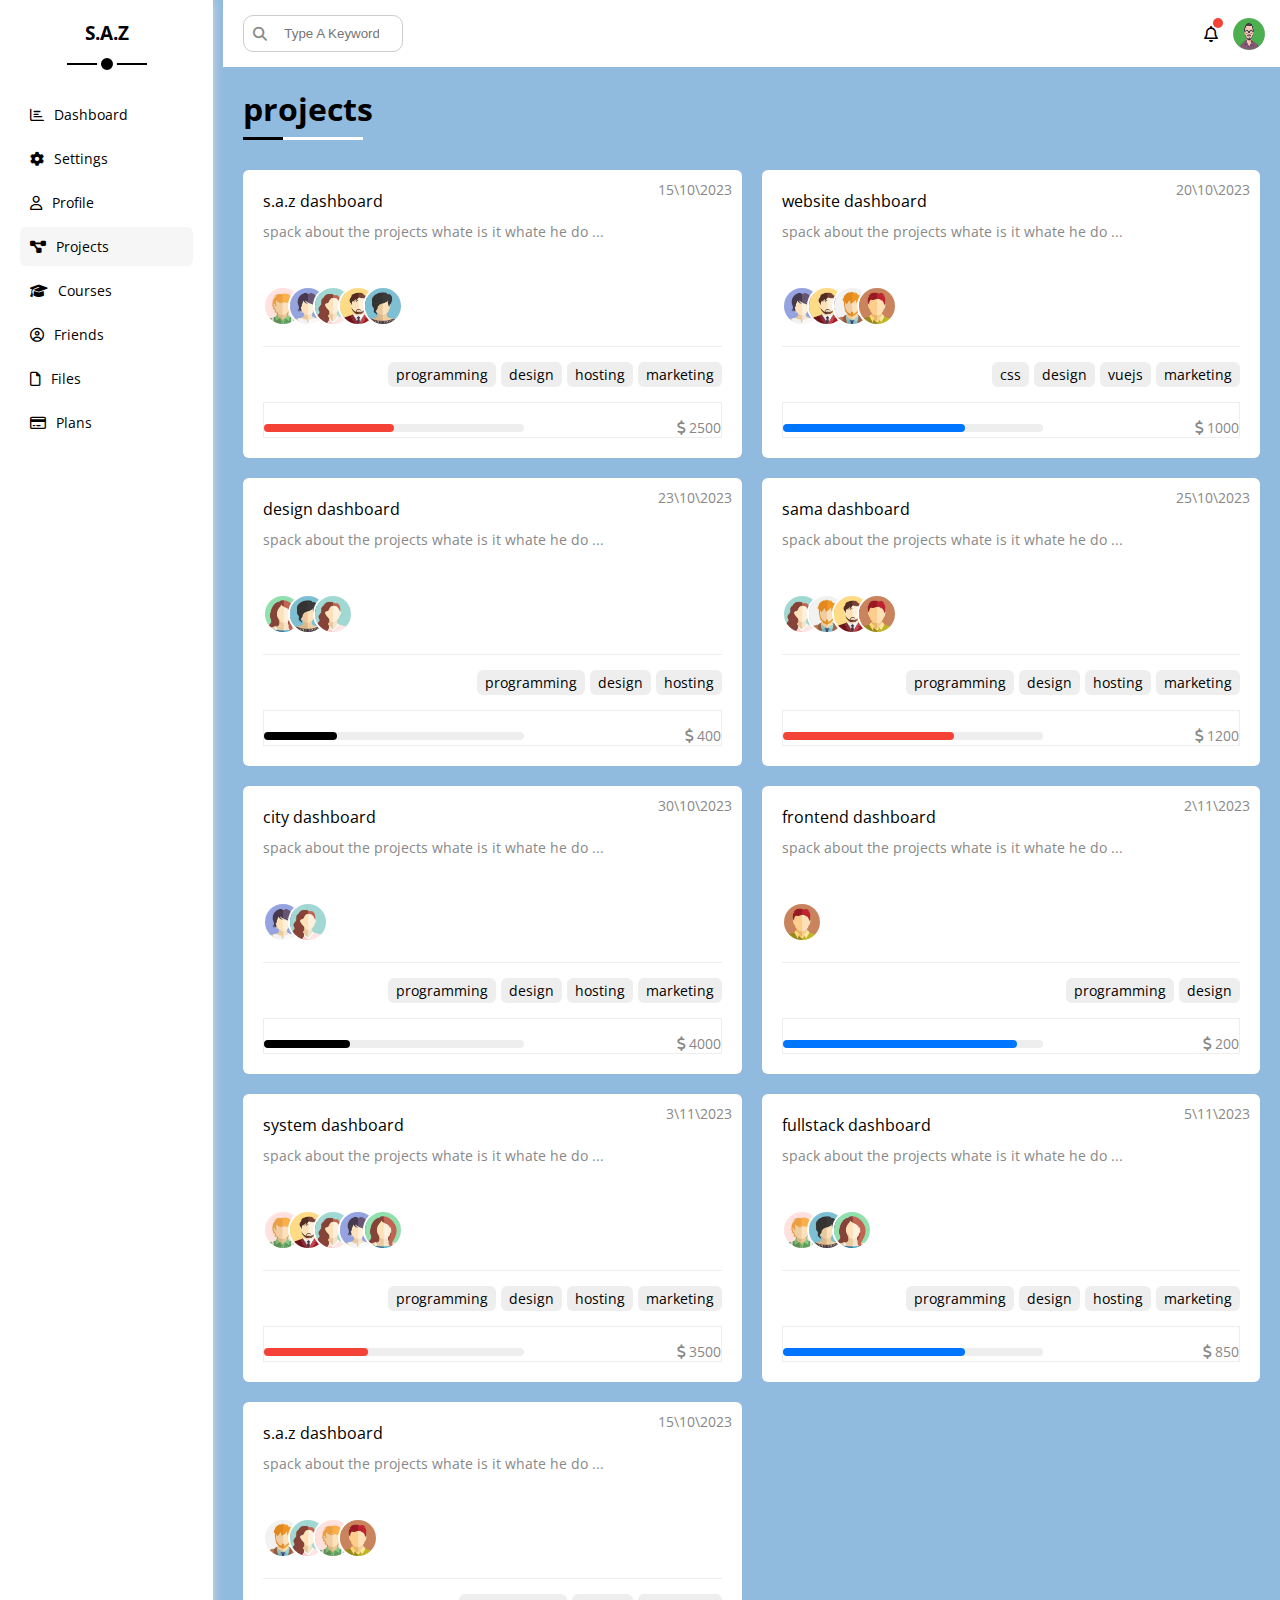
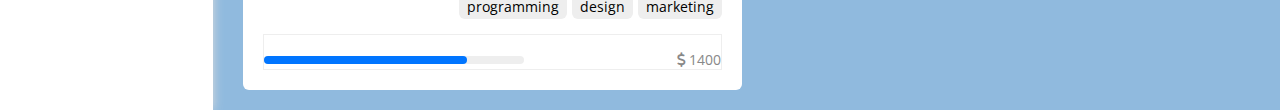
<file: projects.html>
<!DOCTYPE html>
<html lang="en">

<head>
    <meta charset="UTF-8">
    <meta http-equiv="X-UA-Compatible" content="IE=edge">
    <meta name="viewport" content="width=device-width, initial-scale=1.0">
    <link rel="stylesheet" href="css/all.min.css">
    <link rel="stylesheet" href="css/framework.css">
    <link rel="stylesheet" href="css/master.css">
    <title>projects</title>
    <link rel="preconnect" href="https://fonts.googleapis.com">
    <link rel="preconnect" href="https://fonts.gstatic.com" crossorigin>
    <link
        href="https://fonts.googleapis.com/css2?family=Cairo:wght@300;400;700&family=Open+Sans:ital,wght@0,400;0,500;0,700;1,300&family=Work+Sans:ital,wght@0,300;0,400;0,500;0,600;0,700;0,800;1,200&display=swap"
        rel="stylesheet">

</head>

<body>
    <div class="page d-flex">
        <div class="sidebar bg-white p-20 p-relative">
            <!-- txt-c : text-alagin:center -->
            <h3 class="p-relative txt-c mt-0">S.A.Z</h3>
            <ul>
                <li>
                    <a class=" d-flex align-c fs-14 c-black rad-6 p-10" href="index.html">
                        <i class="fa-regular fa-chart-bar"></i>
                        <span>Dashboard</span>
                    </a>
                </li>
                <li>
                    <a class=" d-flex align-c fs-14 c-black rad-6 p-10" href="settings.html">
                        <i class="fa-solid fa-gear"></i>
                        <span>Settings</span>
                    </a>
                </li>
                <li>
                    <a class=" d-flex align-c fs-14 c-black rad-6 p-10" href="profile.html">
                        <i class="fa-regular fa-user"></i>
                        <span>Profile</span>
                    </a>
                </li>
                <li>
                    <a class="active d-flex align-c fs-14 c-black rad-6 p-10" href="projects.html">
                        <i class="fa-solid fa-diagram-project"></i>
                        <span>Projects</span>
                    </a>
                </li>
                <li>
                    <a class=" d-flex align-c fs-14 c-black rad-6 p-10" href="courses.html">
                        <i class="fa-solid fa-graduation-cap"></i>
                        <span>Courses</span>
                    </a>
                </li>
                <li>
                    <a class=" d-flex align-c fs-14 c-black rad-6 p-10" href="friends.html">
                        <i class="fa-regular fa-circle-user"></i>
                        <span>Friends</span>
                    </a>
                </li>
                <li>
                    <a class=" d-flex align-c fs-14 c-black rad-6 p-10" href="files.html">
                        <i class="fa-regular fa-file"></i>
                        <span>Files</span>
                    </a>
                </li>
                <li>
                    <a class=" d-flex align-c fs-14 c-black rad-6 p-10" href="plans.html">
                        <i class="fa-regular fa-credit-card"></i>
                        <span>Plans</span>
                    </a>
                </li>
            </ul>
        </div>
        <div class="content w-full">
            <!-- start head -->
            <div class="head bg-white p-15 between-flex">
                <div class="search p-relative">
                    <input class="p-10" type="search" placeholder="Type A Keyword">
                </div>
                <div class="icons d-flex align-c">
                    <span class="notification p-relative">
                        <i class="fa-regular fa-bell"></i>
                    </span>
                    <img src="images/head-img.png" alt="">
                </div>
            </div>
            <!-- end head -->
            <!-- ______________________________________________________________ -->
            <!-- start projects -->
            <h1 class="p-relative">projects</h1>
            <div class="projects-page d-grid m-20 gap-20">
                <div class="project bg-white p-20 rad-6 p-relative">
                    <span class="date fs-14 c-gray">15\10\2023</span>
                    <h4 class="m-0">s.a.z dashboard</h4>
                    <p class="c-gray mt-10 mb-10 fs-14">spack about the projects whate is it whate he do ...</p>
                    <div class="team">
                        <a href="#"><img src="images/table1.jpg" alt=""></a>
                        <a href="#"><img src="images/table2.jpg" alt=""></a>
                        <a href="#"><img src="images/table3.jpg" alt=""></a>
                        <a href="#"><img src="images/table4.jpg" alt=""></a>
                        <a href="#"><img src="images/table5.jpg" alt=""></a>
                    </div>
                    <div class="do d-flex">
                        <span class="fs-14 rad-6 bg-eee">programming</span>
                        <span class="fs-14 rad-6 bg-eee">design</span>
                        <span class="fs-14 rad-6 bg-eee">hosting</span>
                        <span class="fs-14 rad-6 bg-eee">marketing</span>
                    </div>
                    <div class="info between-flex">
                        <div class="prog bg-eee">
                            <span class="bg-red" style="width: 50%"></span>
                        </div>
                        <div class="fs-14 c-gray">
                            <i class="fa-solid fa-dollar-sign"></i>
                            2500
                        </div>
                    </div>
                </div>
                <div class="project bg-white p-20 rad-6 p-relative">
                    <span class="date fs-14 c-gray">20\10\2023</span>
                    <h4 class="m-0">website dashboard</h4>
                    <p class="c-gray mt-10 mb-10 fs-14">spack about the projects whate is it whate he do ...</p>
                    <div class="team">
                        <a href="#"><img src="images/table2.jpg" alt=""></a>
                        <a href="#"><img src="images/table4.jpg" alt=""></a>
                        <a href="#"><img src="images/table6.jpg" alt=""></a>
                        <a href="#"><img src="images/table7.jpg" alt=""></a>
                    </div>
                    <div class="do d-flex">
                        <span class="fs-14 rad-6 bg-eee">css</span>
                        <span class="fs-14 rad-6 bg-eee">design</span>
                        <span class="fs-14 rad-6 bg-eee">vuejs</span>
                        <span class="fs-14 rad-6 bg-eee">marketing</span>
                    </div>
                    <div class="info between-flex">
                        <div class="prog bg-eee">
                            <span class="bg-blue" style="width: 70%"></span>
                        </div>
                        <div class="fs-14 c-gray">
                            <i class="fa-solid fa-dollar-sign"></i>
                            1000
                        </div>
                    </div>
                </div>
                <div class="project bg-white p-20 rad-6 p-relative">
                    <span class="date fs-14 c-gray">23\10\2023</span>
                    <h4 class="m-0">design dashboard</h4>
                    <p class="c-gray mt-10 mb-10 fs-14">spack about the projects whate is it whate he do ...</p>
                    <div class="team">
                        <a href="#"><img src="images/table8.jpg" alt=""></a>
                        <a href="#"><img src="images/table5.jpg" alt=""></a>
                        <a href="#"><img src="images/table3.jpg" alt=""></a>
                    </div>
                    <div class="do d-flex">
                        <span class="fs-14 rad-6 bg-eee">programming</span>
                        <span class="fs-14 rad-6 bg-eee">design</span>
                        <span class="fs-14 rad-6 bg-eee">hosting</span>
                    </div>
                    <div class="info between-flex">
                        <div class="prog bg-eee">
                            <span class="bg-black" style="width: 28%"></span>
                        </div>
                        <div class="fs-14 c-gray">
                            <i class="fa-solid fa-dollar-sign"></i>
                            400
                        </div>
                    </div>
                </div>
                <div class="project bg-white p-20 rad-6 p-relative">
                    <span class="date fs-14 c-gray">25\10\2023</span>
                    <h4 class="m-0">sama dashboard</h4>
                    <p class="c-gray mt-10 mb-10 fs-14">spack about the projects whate is it whate he do ...</p>
                    <div class="team">
                        <a href="#"><img src="images/table3.jpg" alt=""></a>
                        <a href="#"><img src="images/table6.jpg" alt=""></a>
                        <a href="#"><img src="images/table4.jpg" alt=""></a>
                        <a href="#"><img src="images/table7.jpg" alt=""></a>
                    </div>
                    <div class="do d-flex">
                        <span class="fs-14 rad-6 bg-eee">programming</span>
                        <span class="fs-14 rad-6 bg-eee">design</span>
                        <span class="fs-14 rad-6 bg-eee">hosting</span>
                        <span class="fs-14 rad-6 bg-eee">marketing</span>
                    </div>
                    <div class="info between-flex">
                        <div class="prog bg-eee">
                            <span class="bg-red" style="width: 66%"></span>
                        </div>
                        <div class="fs-14 c-gray">
                            <i class="fa-solid fa-dollar-sign"></i>
                            1200
                        </div>
                    </div>
                </div>
                <div class="project bg-white p-20 rad-6 p-relative">
                    <span class="date fs-14 c-gray">30\10\2023</span>
                    <h4 class="m-0">city dashboard</h4>
                    <p class="c-gray mt-10 mb-10 fs-14">spack about the projects whate is it whate he do ...</p>
                    <div class="team">
                        <a href="#"><img src="images/table2.jpg" alt=""></a>
                        <a href="#"><img src="images/table3.jpg" alt=""></a>
                    </div>
                    <div class="do d-flex">
                        <span class="fs-14 rad-6 bg-eee">programming</span>
                        <span class="fs-14 rad-6 bg-eee">design</span>
                        <span class="fs-14 rad-6 bg-eee">hosting</span>
                        <span class="fs-14 rad-6 bg-eee">marketing</span>
                    </div>
                    <div class="info between-flex">
                        <div class="prog bg-eee">
                            <span class="bg-black" style="width: 33%"></span>
                        </div>
                        <div class="fs-14 c-gray">
                            <i class="fa-solid fa-dollar-sign"></i>
                            4000
                        </div>
                    </div>
                </div>
                <div class="project bg-white p-20 rad-6 p-relative">
                    <span class="date fs-14 c-gray">2\11\2023</span>
                    <h4 class="m-0">frontend dashboard</h4>
                    <p class="c-gray mt-10 mb-10 fs-14">spack about the projects whate is it whate he do ...</p>
                    <div class="team">
                        <a href="#"><img src="images/table7.jpg" alt=""></a>
                    </div>
                    <div class="do d-flex">
                        <span class="fs-14 rad-6 bg-eee">programming</span>
                        <span class="fs-14 rad-6 bg-eee">design</span>
                    </div>
                    <div class="info between-flex">
                        <div class="prog bg-eee">
                            <span class="bg-blue" style="width: 90%"></span>
                        </div>
                        <div class="fs-14 c-gray">
                            <i class="fa-solid fa-dollar-sign"></i>
                            200
                        </div>
                    </div>
                </div>
                <div class="project bg-white p-20 rad-6 p-relative">
                    <span class="date fs-14 c-gray">3\11\2023</span>
                    <h4 class="m-0">system dashboard</h4>
                    <p class="c-gray mt-10 mb-10 fs-14">spack about the projects whate is it whate he do ...</p>
                    <div class="team">
                        <a href="#"><img src="images/table1.jpg" alt=""></a>
                        <a href="#"><img src="images/table4.jpg" alt=""></a>
                        <a href="#"><img src="images/table3.jpg" alt=""></a>
                        <a href="#"><img src="images/table2.jpg" alt=""></a>
                        <a href="#"><img src="images/table8.jpg" alt=""></a>
                    </div>
                    <div class="do d-flex">
                        <span class="fs-14 rad-6 bg-eee">programming</span>
                        <span class="fs-14 rad-6 bg-eee">design</span>
                        <span class="fs-14 rad-6 bg-eee">hosting</span>
                        <span class="fs-14 rad-6 bg-eee">marketing</span>
                    </div>
                    <div class="info between-flex">
                        <div class="prog bg-eee">
                            <span class="bg-red" style="width: 40%"></span>
                        </div>
                        <div class="fs-14 c-gray">
                            <i class="fa-solid fa-dollar-sign"></i>
                            3500
                        </div>
                    </div>
                </div>
                <div class="project bg-white p-20 rad-6 p-relative">
                    <span class="date fs-14 c-gray">5\11\2023</span>
                    <h4 class="m-0">fullstack dashboard</h4>
                    <p class="c-gray mt-10 mb-10 fs-14">spack about the projects whate is it whate he do ...</p>
                    <div class="team">
                        <a href="#"><img src="images/table1.jpg" alt=""></a>
                        <a href="#"><img src="images/table5.jpg" alt=""></a>
                        <a href="#"><img src="images/table8.jpg" alt=""></a>
                    </div>
                    <div class="do d-flex">
                        <span class="fs-14 rad-6 bg-eee">programming</span>
                        <span class="fs-14 rad-6 bg-eee">design</span>
                        <span class="fs-14 rad-6 bg-eee">hosting</span>
                        <span class="fs-14 rad-6 bg-eee">marketing</span>
                    </div>
                    <div class="info between-flex">
                        <div class="prog bg-eee">
                            <span class="bg-blue" style="width: 70%"></span>
                        </div>
                        <div class="fs-14 c-gray">
                            <i class="fa-solid fa-dollar-sign"></i>
                            850
                        </div>
                    </div>
                </div>
                <div class="project bg-white p-20 rad-6 p-relative">
                    <span class="date fs-14 c-gray">15\10\2023</span>
                    <h4 class="m-0">s.a.z dashboard</h4>
                    <p class="c-gray mt-10 mb-10 fs-14">spack about the projects whate is it whate he do ...</p>
                    <div class="team">
                        <a href="#"><img src="images/table6.jpg" alt=""></a>
                        <a href="#"><img src="images/table3.jpg" alt=""></a>
                        <a href="#"><img src="images/table1.jpg" alt=""></a>
                        <a href="#"><img src="images/table7.jpg" alt=""></a>
                    </div>
                    <div class="do d-flex">
                        <span class="fs-14 rad-6 bg-eee">programming</span>
                        <span class="fs-14 rad-6 bg-eee">design</span>
                        <span class="fs-14 rad-6 bg-eee">marketing</span>
                    </div>
                    <div class="info between-flex">
                        <div class="prog bg-eee">
                            <span class="bg-blue" style="width: 78%"></span>
                        </div>
                        <div class="fs-14 c-gray">
                            <i class="fa-solid fa-dollar-sign"></i>
                            1400
                        </div>
                    </div>
                </div>
            </div>
            <!-- end projects -->
        </div>
    </div>

</body>

</html>
</file>
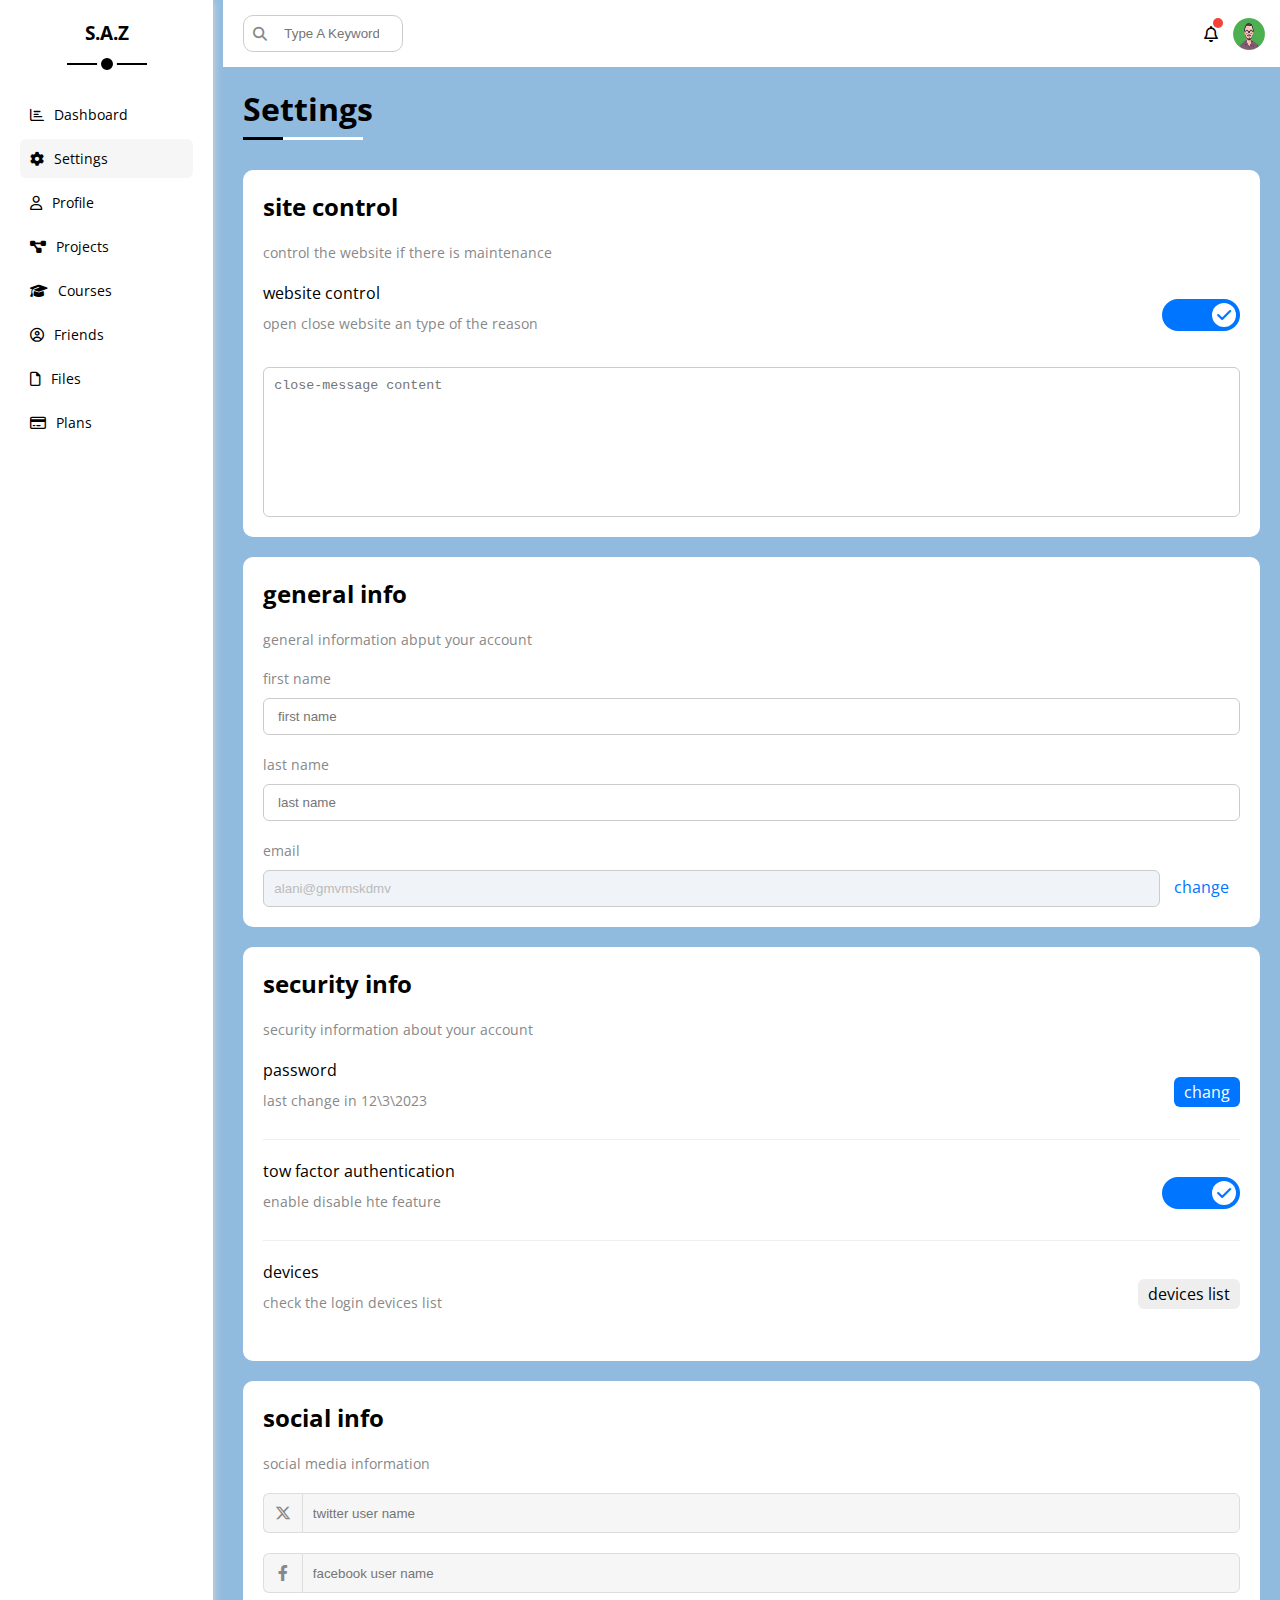
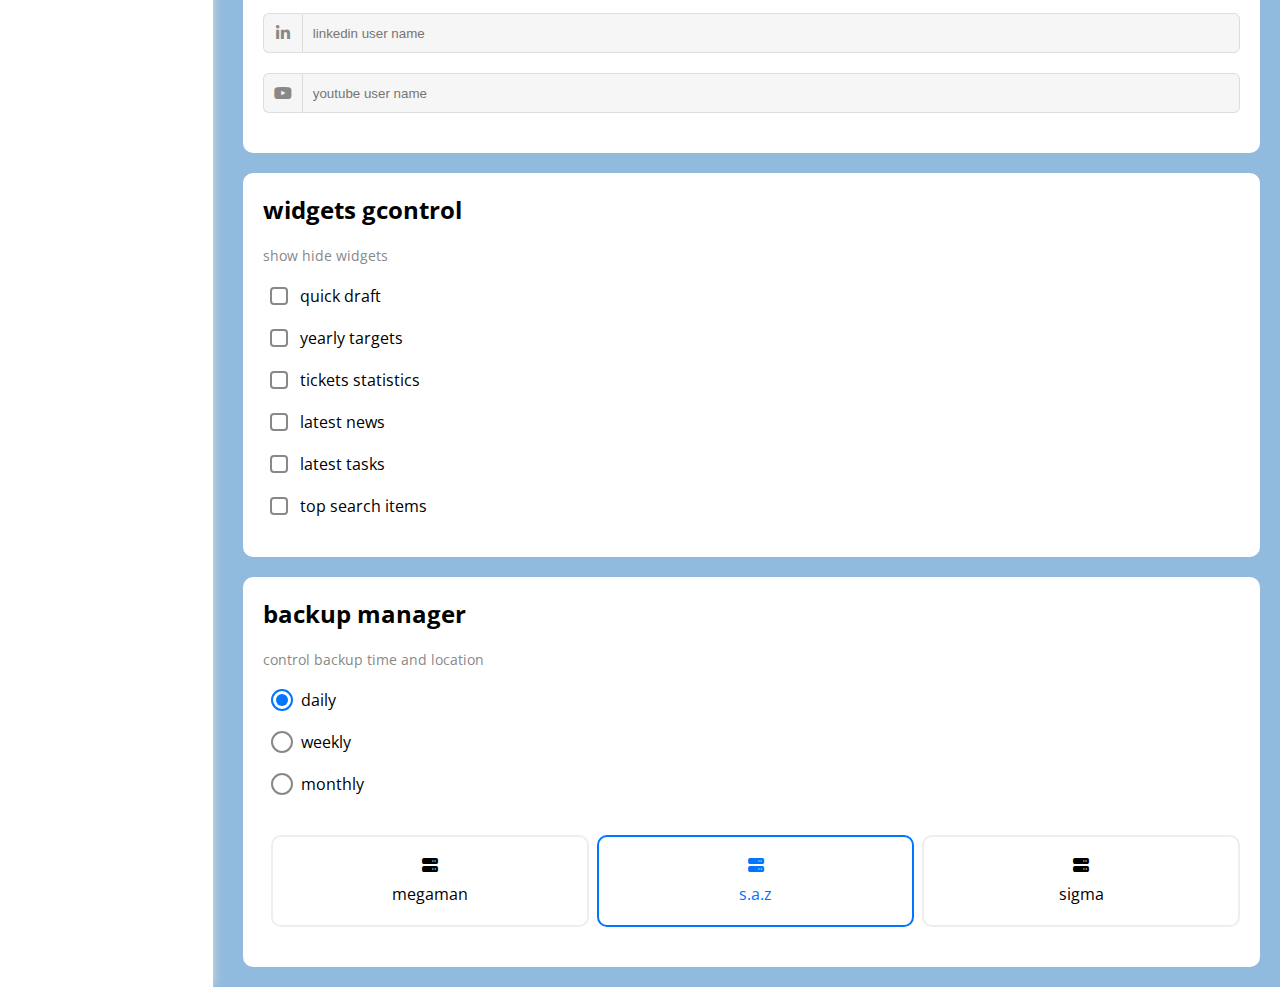
<file: settings.html>
<!DOCTYPE html>
<html lang="en">

<head>
    <meta charset="UTF-8">
    <meta http-equiv="X-UA-Compatible" content="IE=edge">
    <meta name="viewport" content="width=device-width, initial-scale=1.0">
    <link rel="stylesheet" href="css/all.min.css">
    <link rel="stylesheet" href="css/framework.css">
    <link rel="stylesheet" href="css/master.css">
    <title>Settings</title>
    <link rel="preconnect" href="https://fonts.googleapis.com">
    <link rel="preconnect" href="https://fonts.gstatic.com" crossorigin>
    <link
        href="https://fonts.googleapis.com/css2?family=Cairo:wght@300;400;700&family=Open+Sans:ital,wght@0,400;0,500;0,700;1,300&family=Work+Sans:ital,wght@0,300;0,400;0,500;0,600;0,700;0,800;1,200&display=swap"
        rel="stylesheet">

</head>

<body>
    <div class="page d-flex">
        <div class="sidebar bg-white p-20 p-relative">
            <!-- txt-c : text-alagin:center -->
            <h3 class="p-relative txt-c mt-0">S.A.Z</h3>
            <ul>
                <li>
                    <a class=" d-flex align-c fs-14 c-black rad-6 p-10" href="index.html">
                        <i class="fa-regular fa-chart-bar"></i>
                        <span>Dashboard</span>
                    </a>
                </li>
                <li>
                    <a class="active d-flex align-c fs-14 c-black rad-6 p-10" href="settings.html">
                        <i class="fa-solid fa-gear"></i>
                        <span>Settings</span>
                    </a>
                </li>
                <li>
                    <a class=" d-flex align-c fs-14 c-black rad-6 p-10" href="profile.html">
                        <i class="fa-regular fa-user"></i>
                        <span>Profile</span>
                    </a>
                </li>
                <li>
                    <a class=" d-flex align-c fs-14 c-black rad-6 p-10" href="projects.html">
                        <i class="fa-solid fa-diagram-project"></i>
                        <span>Projects</span>
                    </a>
                </li>
                <li>
                    <a class=" d-flex align-c fs-14 c-black rad-6 p-10" href="courses.html">
                        <i class="fa-solid fa-graduation-cap"></i>
                        <span>Courses</span>
                    </a>
                </li>
                <li>
                    <a class=" d-flex align-c fs-14 c-black rad-6 p-10" href="friends.html">
                        <i class="fa-regular fa-circle-user"></i>
                        <span>Friends</span>
                    </a>
                </li>
                <li>
                    <a class=" d-flex align-c fs-14 c-black rad-6 p-10" href="files.html">
                        <i class="fa-regular fa-file"></i>
                        <span>Files</span>
                    </a>
                </li>
                <li>
                    <a class=" d-flex align-c fs-14 c-black rad-6 p-10" href="plans.html">
                        <i class="fa-regular fa-credit-card"></i>
                        <span>Plans</span>
                    </a>
                </li>
            </ul>
        </div>
        <div class="content w-full">
            <!-- start head -->
            <div class="head bg-white p-15 between-flex">
                <div class="search p-relative">
                    <input class="p-10" type="search" placeholder="Type A Keyword">
                </div>
                <div class="icons d-flex align-c">
                    <span class="notification p-relative">
                        <i class="fa-regular fa-bell"></i>
                    </span>
                    <img src="images/head-img.png" alt="">
                </div>
            </div>
            <!-- end head -->
            <h1 class="p-relative">Settings</h1>
            <div class="settings-page m-20 d-grid gap-20">
                <!-- start settings -->
                <div class="p-20 bg-white rad-10">
                    <h2 class="mt-0 mb-20">site control</h2>
                    <p class="mt-0 mb-20 c-gray fs-14">control the website if there is maintenance</p>
                    <div class="mb-20 between-flex">
                        <div>
                            <span>website control</span>
                            <p class="c-gray mt-10 mb-0 fs-14">open close website an type of the reason</p>
                        </div>
                        <div>
                            <label>
                                <input class="toggle-checkbox" type="checkbox" checked>
                                <div class="toggle-switch"></div>
                            </label>
                        </div>
                    </div>
                    <textarea class="close-message p-10 rad-6 w-full d-block"
                        placeholder="close-message content"></textarea>
                </div>
                <!-- end settings -->
                <!-- start settings -->
                <div class="p-20 bg-white rad-10">
                    <h2 class="mt-0 mb-20">general info</h2>
                    <p class="mt-0 mb-20 c-gray fs-14">general information abput your account</p>
                    <div class="mb-20">
                        <label class="fs-14 c-gray d-block mb-10" for="first">first name</label>
                        <input class="bo-ccc b-none p-10 rad-6 d-block w-full" type="text" id="first"
                            placeholder=" first name">
                    </div>
                    <div class="mb-20">
                        <label class="fs-14 c-gray d-block mb-10" for="last">last name</label>
                        <input class="bo-ccc b-none p-10 rad-6 d-block w-full" type="text" id="last"
                            placeholder=" last name">
                    </div>
                    <div>
                        <label class=" fs-14 c-gray d-block mb-10" for="email">email</label>
                        <input class="email bo-ccc b-none p-10 rad-6 d-block w-full" type="email" id="email"
                            value=" alani@gmvmskdmv" disabled>
                        <a class="ml-10 c-blue href=" #">change</a>
                    </div>
                </div>
                <!-- end settings -->
                <!-- start settings -->
                <div class="p-20 bg-white rad-10">
                    <h2 class="mt-0 mb-20">security info</h2>
                    <p class="mt-0 mb-20 c-gray fs-14">security information about your account</p>
                    <div class="sec-box mb-20 between-flex ">
                        <div>
                            <span>password</span>
                            <p class="c-gray mt-10 mb-0 fs-14">last change in 12\3\2023</p>
                        </div>
                        <a class="button bg-blue c-white btn-shape" href="#">chang</a>
                    </div>

                    <div class="sec-box mb-20 between-flex ">
                        <div>
                            <span>tow factor authentication</span>
                            <p class="c-gray mt-10 mb-0 fs-14">enable disable hte feature</p>
                        </div>
                        <label>
                            <input class="toggle-checkbox" type="checkbox" checked>
                            <div class="toggle-switch"></div>
                        </label>
                    </div>

                    <div class="sec-box  between-flex ">
                        <div>
                            <span>devices</span>
                            <p class="c-gray mt-10 mb-0 fs-14">check the login devices list</p>
                        </div>
                        <a class=" bg-eee c-black btn-shape" href="#">devices list</a>
                    </div>
                </div>
                <!-- end settings -->
                <!-- start settings -->
                <div class="social-boxes p-20 bg-white rad-10">
                    <h2 class="mt-0 mb-20">social info</h2>
                    <p class="mt-0 mb-20 c-gray fs-14">social media information </p>
                    <div class="d-flex align-c mb-20">
                        <i class="fa-brands fa-x-twitter c-flex c-gray"></i>
                        <input class="w-full" type="text " placeholder="twitter user name">
                    </div>
                    <div class="d-flex align-c mb-20">
                        <i class="fa-brands fa-facebook-f c-flex c-gray"></i>
                        <input class="w-full" type="text " placeholder="facebook user name">
                    </div>
                    <div class="d-flex align-c mb-20">
                        <i class="fa-brands fa-linkedin-in c-flex c-gray"></i>
                        <input class="w-full" type="text " placeholder="linkedin user name">
                    </div>
                    <div class="d-flex align-c mb-20">
                        <i class="fa-brands fa-youtube c-flex c-gray"></i>
                        <input class="w-full" type="text " placeholder="youtube user name">
                    </div>
                </div>
                <!-- end settings -->
                <!-- start settings -->
                <div class="widg-control p-20 bg-white rad-10">
                    <h2 class="mt-0 mb-20">widgets gcontrol</h2>
                    <p class="mt-0 mb-20 c-gray fs-14">show hide widgets</p>
                    <div class="control d-flex align-c mb-20">
                        <input type="checkbox" id="one">
                        <label for="one">quick draft</label>
                    </div>
                    <div class="control d-flex align-c mb-20">
                        <input type="checkbox" id="tow">
                        <label for="tow">yearly targets</label>
                    </div>
                    <div class="control d-flex align-c mb-20">
                        <input type="checkbox" id="three">
                        <label for="three">tickets statistics</label>
                    </div>
                    <div class="control d-flex align-c mb-20">
                        <input type="checkbox" id="four">
                        <label for="four">latest news</label>
                    </div>
                    <div class="control d-flex align-c mb-20">
                        <input type="checkbox" id="five">
                        <label for="five">latest tasks</label>
                    </div>
                    <div class="control d-flex align-c mb-20">
                        <input type="checkbox" id="six">
                        <label for="six">top search items</label>
                    </div>
                </div>
                <!-- end settings -->
                <!-- start settings -->
                <div class="backup-control p-20 bg-white rad-10">
                    <h2 class="mt-0 mb-20">backup manager</h2>
                    <p class="mt-0 mb-20 c-gray fs-14">control backup time and location</p>
                    <div class="date d-flex align-c mb-20">
                        <input type="radio" name="time" id="daily" checked>
                        <label for="daily">daily</label>
                    </div>
                    <div class="date d-flex align-c mb-20">
                        <input type="radio" name="time" id="weekly">
                        <label for="weekly">weekly</label>
                    </div>
                    <div class="date d-flex align-c mb-20">
                        <input type="radio" name="time" id="monthly">
                        <label for="monthly">monthly</label>
                    </div>
                    <!-- _________ -->
                    <div class="servers d-flex align-c txt-c">
                        <input type="radio" name="servers" id="server-one">
                        <div class="server mb-20 rad-10 w-full">
                            <label class="d-block m-20" for="server-one">
                                <i class="fa-solid fa-server d-block mb-10"></i>
                                megaman
                            </label>
                        </div>
                        <input type="radio" name="servers" id="server-tow" checked>
                        <div class="server mb-20 rad-10 w-full">
                            <label class="d-block m-20" for="server-tow">
                                <i class="fa-solid fa-server d-block mb-10"></i>
                                s.a.z
                            </label>
                        </div>
                        <input type="radio" name="servers" id="server-three">
                        <div class="server mb-20 rad-10 w-full">
                            <label class="d-block m-20" for="server-three">
                                <i class="fa-solid fa-server d-block mb-10"></i>
                                sigma
                            </label>
                        </div>
                    </div>
                </div>
                <!-- end settings -->
            </div>
        </div>
    </div>

</body>

</html>
</file>
<file: css/framework.css>
/* variable */
:root {
    --blue-color: #0075ff;
    --blue-alt-color: #0d69d5;
    --orange-color: #f59e0b;
    --green-color: #22c55e;
    --red-color: #f44336;
    --gray-color: #888;
}

/* ____________________ */
/* start box */
.d-flex {
    display: flex;
}

.d-grid {
    display: grid;
}

.d-block {
    display: block;
}

.gap-20 {
    gap: 20px;
}

@media (max-width:767px) {
    .block-mobile {
        display: block;
    }

    .hide-mobile {
        display: none;
    }
}

.align-c {
    align-items: center;
}

.ju-sb {
    justify-content: space-between;
}

.f-wrap {
    flex-wrap: wrap;
}

.w-fit {
    width: fit-content;
}

.w-100 {
    width: 100px;
}

.w-full {
    width: 100%;
}

.h-100 {
    height: 100px;
}

.h-full {
    height: 100%;
}

/* end box */
/* start padding margin */
.p-10 {
    padding: 10px;
}

.p-15 {
    padding: 15px;
}

.p-20 {
    padding: 20px;
}

.pt-15 {
    padding-top: 15px;
}

.pb-15 {
    padding-bottom: 15px;
}

.pl-15 {
    padding-left: 15px;
}

.mt-0 {
    margin-top: 0px;
}

.mt-5 {
    margin-top: 5px;
}

.mt-10 {
    margin-top: 10px;
}

.mt-20 {
    margin-top: 20px;
}

.mr-10 {
    margin-right: 10px;
}

.mb-10 {
    margin-bottom: 10px;
}

.mb-20 {
    margin-bottom: 20px;
}

.ml-10 {
    margin-left: 10px;
}

.m-0 {
    margin: 0px;
}

.m-20 {
    margin: 20px;
}

/* end padding margin */
/* start color */
.bg-white {
    background-color: white;
}

.bg-eee {
    background-color: #eee;
}

.bg-blue {
    background-color: var(--blue-color);
}

.bg-orange {
    background-color: var(--orange-color);
}

.bg-red {
    background-color: var(--red-color);
}

.c-blue {
    color: var(--blue-color);
}

.bg-green {
    background-color: var(--green-color);
}

.bg-black {
    background-color: black;
}

.c-black {
    color: black;
}

.c-red {
    color: red;
}

.c-gray {
    color: var(--gray-color);
}

.c-orange {
    color: var(--orange-color);
}

.c-green {
    color: var(--green-color);
}

.c-white {
    color: white;
}

/* end color */
/* start position */
.p-relative {
    position: relative;
}

.p-absolute {
    position: absolute
}

/* end position */
/* start font*/
.txt-c {
    text-align: center;
}

@media (max-width:767px) {
    .txt-c-mobile {
        text-align: center;
    }

}

.fs-25 {
    font-size: 25px;
}

.fs-14 {
    font-size: 14px;
}

.fw-b {
    font-weight: bold;
}

/* end font */
/* start border */
.b-none {
    border: none;
}

.bo-eee {
    border: 1px solid #eee;
}

.bo-ccc {
    border: 1px solid #ccc;
}

.rad-6 {
    border-radius: 6px;
    -webkit-border-radius: 6px;
    -moz-border-radius: 6px;
    -ms-border-radius: 6px;
    -o-border-radius: 6px;
}


.rad-10 {
    border-radius: 10px;
    -webkit-border-radius: 10px;
    -moz-border-radius: 10px;
    -ms-border-radius: 10px;
    -o-border-radius: 10px;
}

.rad-50 {
    border-radius: 50%;
    -webkit-border-radius: 50%;
    -moz-border-radius: 50%;
    -ms-border-radius: 50%;
    -o-border-radius: 50%;
}

.c-flex {
    display: flex;
    align-items: center;
    justify-content: center;
}

/* end border */
/* start components */
.between-flex {
    display: flex;
    align-items: center;
    justify-content: space-between;
}

.btn-shape {
    padding: 4px 10px;
    border-radius: 6px;
    -webkit-border-radius: 6px;
    -moz-border-radius: 6px;
    -ms-border-radius: 6px;
    -o-border-radius: 6px;
}

/* end components */
</file>
<file: css/master.css>
/* variable */
:root {
    --blue-color: #0075ff;
    --blue-alt-color: #0d69d5;
    --orange-color: #f59e0b;
    --green-color: #22c55e;
    --red-color: #f44336;
    --gray-color: #888;
}

/* ____________________ */

* {
  box-sizing: border-box;
}

body {
  font-family: "Open Sans", sans-serif;
  margin: 0;
}

*:focus {
  outline: none;
}

a {
  text-decoration: none;
}

.page {
  min-height: 100vh;
  background-color: #90bade;
  gap: 10px;
}

ul {
  list-style: none;
  padding: 0px;
}

::-webkit-scrollbar {
    width: 15px;
}

::-webkit-scrollbar-track {
  background-color: white;
}

::-webkit-scrollbar-thumb {
    background-color: var(--blue-color);
}

::-webkit-scrollbar-thumb:hover {
    background-color: var(--blue-alt-color);
}

/* start sidebar */
.sidebar {
    width: 250px;
    box-shadow: 0 0 10px #ddd;
}

.sidebar>h3 {
    margin-bottom: 50px;
}

.sidebar>h3::before {
    content: '';
    background-color: black;
    width: 80px;
    height: 2px;
    position: absolute;
    bottom: -20px;
    left: 50%;
    transform: translateX(-50%);
    -webkit-transform: translateX(-50%);
    -moz-transform: translateX(-50%);
    -ms-transform: translateX(-50%);
    -o-transform: translateX(-50%);
}

.sidebar>h3::after {
    content: '';
    position: absolute;
    left: 50%;
    bottom: -29px;
    width: 12px;
    height: 12px;
    background-color: black;
    border: 4px solid white;
    border-radius: 50%;
    -webkit-border-radius: 50%;
    -moz-border-radius: 50%;
    -ms-border-radius: 50%;
    -o-border-radius: 50%;
    transform: translateX(-50%);
    -webkit-transform: translateX(-50%);
    -moz-transform: translateX(-50%);
    -ms-transform: translateX(-50%);
    -o-transform: translateX(-50%);
}

.sidebar ul li a {
    transition: 0.3s;
    -webkit-transition: 0.3s;
    -moz-transition: 0.3s;
    -ms-transition: 0.3s;
    -o-transition: 0.3s;
    margin-bottom: 5px;
}

.sidebar ul li a:hover,
.sidebar ul li a.active {
    background-color: #f6f6f6;
}

.sidebar ul li a span {
    font-size: 14px;
    margin-left: 10px;
}

@media(max-width:767px) {
    .sidebar {
        width: 62px;
        padding: 10px;
    }

    .sidebar>h3 {
        font-size: 13px;
        margin-bottom: 15px;
    }

    .sidebar>h3::before,
    .sidebar>h3::after {
        display: none;
    }

    .sidebar ul li a span {
        display: none;
    }

}

/* end sidebar */
/* ________________________________________ */
/* start content  */
.content {
    overflow: hidden;
}

.head .search::before {
    font-family: var(--fa-style-family-classic);
    content: "\f002";
    font-weight: 900;
    position: absolute;
    left: 15px;
    top: 50%;
    transform: translateY(-50%);
    -webkit-transform: translateY(-50%);
    -moz-transform: translateY(-50%);
    -ms-transform: translateY(-50%);
    -o-transform: translateY(-50%);
    color: var(--gray-color);
    font-size: 14px;
}

.head .search input {
    border: 1px solid #ccc;
    border-radius: 10px;
    -webkit-border-radius: 10px;
    -moz-border-radius: 10px;
    -ms-border-radius: 10px;
    -o-border-radius: 10px;
    margin-left: 5px;
    padding-left: 40px;
    width: 160px;
    transition: width 0.3s;
    -webkit-transition: width 0.3s;
    -moz-transition: width 0.3s;
    -ms-transition: width 0.3s;
    -o-transition: width 0.3s;
}

.head .search input:focus {
    width: 200px;
}

.head .search input:focus::placeholder {
    opacity: 0;
}

.head .icons .notification::before {
    content: '';
    position: absolute;
    width: 10px;
    height: 10px;
    background-color: var(--red-color);
    border-radius: 50%;
    -webkit-border-radius: 50%;
    -moz-border-radius: 50%;
    -ms-border-radius: 50%;
    -o-border-radius: 50%;
    right: -5px;
    top: -5px;
}

.head .icons img {
    width: 32px;
    height: 32px;
    margin-left: 15px;
}

.page h1 {
    margin: 20px 20px 40px;

}

.page h1::before,
.page h1::after {
    content: '';
    height: 3px;
    position: absolute;
    bottom: -10px;
    left: 0;
}

.page h1::before {
    background-color: white;
    width: 120px;
}

.page h1::after {
    background-color: black;
    width: 40px;
}

.wrapper {
    grid-template-columns: repeat(auto-fill, minmax(450px, 1fr));
    margin-left: 20px;
    margin-right: 20px;
}

@media (max-width:767px) {
    .wrapper {
        grid-template-columns: minmax(200px, 1fr);
        margin-left: 10px;
        margin-right: 10px;
        gap: 10px;
    }
}

/* end content  */
/* start welcome */
.welcome {
    overflow: hidden;

}

.welcome .intro img {
    width: 220px;
    margin-bottom: -10px;
}

.welcome .avatar {
    width: 64px;
    height: 64px;
    border: 2px solid white;
    border-radius: 50%;
    -webkit-border-radius: 50%;
    -moz-border-radius: 50%;
    -ms-border-radius: 50%;
    -o-border-radius: 50%;
    padding: 2px;
    box-shadow: 0 0 5px #ddd;
    margin-left: 50px;
    margin-top: -32px;
}

.welcome .body {
    border-top: 1px solid #eee;
    border-bottom: 1px solid #eee;
}

.welcome .body>div {
    flex: 1;
}

.welcome .visit {
    margin: 10px 15px 15px auto;
    transition: 0.3s;
    -webkit-transition: 0.3s;
    -moz-transition: 0.3s;
    -ms-transition: 0.3s;
    -o-transition: 0.3s;

}

.welcome .visit:hover {
    background-color: var(--blue-alt-color);
}

@media(max-width:767px) {
    .welcome .intro {
        padding-bottom: 30px;
    }

    .welcome .avatar {
        margin-left: 0;
    }

    .welcome .body>div:not(:last-child) {
        margin-bottom: 20px;
    }
}

/* end welcome */
/* start quick draft widget  */
.quick-draft textarea {
    resize: none;
    min-height: 180px;

}

.quick-draft .save {
    margin-left: auto;
    transition: 0.3;
    -webkit-transition: 0.3;
    -moz-transition: 0.3;
    -ms-transition: 0.3;
    -o-transition: 0.3;
    cursor: pointer;
}

.quick-draft .save:hover {
    background-color: var(--blue-alt-color);
}

/* end quick draft widget  */
/* <!-- ___________________________________ --> */
/* <!-- start targets --> */
.targets .target-row .icon {
    width: 80px;
    height: 80px;
    margin-right: 15px;
}

.targets .datails {
    flex: 1;
}

.targets .datails .progress {
    height: 4px;
}

.targets .datails .progress>span {
    position: absolute;
    left: 0;
    top: 0;
    height: 100%;
}

.targets .datails .progress>span span {
    position: absolute;
    bottom: 16px;
    right: -16px;
    color: white;
    padding: 2px 5px;
    font-size: 12px;
    border-radius: 6px;
    -webkit-border-radius: 6px;
    -moz-border-radius: 6px;
    -ms-border-radius: 6px;
    -o-border-radius: 6px;

}

.targets .datails .progress>span span::after {
    content: '';
    border-color: transparent;
    border-width: 6px;
    border-style: solid;
    position: absolute;
    bottom: -10px;
    left: 50%;
    transform: translateX(-50%);
    -webkit-transform: translateX(-50%);
    -moz-transform: translateX(-50%);
    -ms-transform: translateX(-50%);
    -o-transform: translateX(-50%);

}

.targets .datails .progress>.blue span::after {
    border-top-color: var(--blue-color);
}

.targets .datails .progress>.orange span::after {
    border-top-color: var(--orange-color)
}

.targets .datails .progress>.green span::after {
    border-top-color: var(--green-color)
}

.blue .icon,
.blue .progress {
    background-color: rgb(0 117 255 /20%);
}

.orange .icon,
.orange .progress {
    background-color: rgb(245 258 11 /20%);
}

.green .icon,
.green .progress {
    background-color: rgb(34 197 94 /20%);
}

/* <!-- end targets --> */
/* <!-- ___________________________________ --> */
/* <!-- start ticket --> */
.tickets .box {
    border: 1px solid #ccc;
    width: calc(50% - 10px);
}

@media(max-width:767px) {
    .ticket .box {
        width: 100%;
    }
}

/* <!-- end ticket --> */
/* <!-- ___________________________________ --> */
/* <!-- start latest news --> */
.latest-news .news-row:not(:last-of-type) {
    margin-bottom: 20px;
    padding-bottom: 20px;
    border-bottom: 1px solid #eee;
}

.latest-news .news-row img {
    width: 100px;
    border-radius: 6px;
    -webkit-border-radius: 6px;
    -moz-border-radius: 6px;
    -ms-border-radius: 6px;
    -o-border-radius: 6px;
    margin-right: 15px;

}

.latest-news .info {
    flex-grow: 1;
}

.latest-news .info h3 {
    margin: 0 0 6px;
    font-size: 16;
}

@media (max-width:767px) {
    .latest-news .news-row {
        display: block;

    }

    .latest-news .news-row .lable {
        margin: 10px auto;
        width: fit-content;
        font-size: 13px;
    }
}

/* <!-- end latest news --> */
/* <!-- ___________________________________ --> */
/* <!-- start tasks --> */
.tasks .task-row:not(:last-of-type) {
    margin-bottom: 15px;
    padding-bottom: 15px;
    border-bottom: 1px solid #eee;
}

.tasks .info {
    flex-grow: 1;
}

.tasks .done {
    opacity: 0.3;

}

.tasks .done h3,
.tasks .done p {
    text-decoration: line-through;
}

.tasks .delete {
    cursor: pointer;
    transition: 0.3s;
    -webkit-transition: 0.3s;
    -moz-transition: 0.3s;
    -ms-transition: 0.3s;
    -o-transition: 0.3s;
}

.tasks .delete:hover {
    color: var(--red-color);
}

/* <!-- end tasks --> */
/* <!-- ___________________________________ --> */
/* <!-- start latest uploads --> */
.latest-uploads ul li:not(:last-child) {
    border-bottom: 1px solid #eeee;
}

.latest-uploads ul li img {
    width: 40px;
    height: 40px;
}

/* <!-- end latest uploads --> */
/* <!-- ___________________________________ --> */
/* <!-- start last project --> */
.last-proj ul::before {
    content: '';
    position: absolute;
    left: 11px;
    width: 2px;
    height: 100%;
    background-color: var(--blue-color);
}

.last-proj ul li::before {
    content: '';
    width: 20px;
    height: 20px;
    display: block;
    border-radius: 50%;
    -webkit-border-radius: 50%;
    -moz-border-radius: 50%;
    -ms-border-radius: 50%;
    -o-border-radius: 50%;
    background-color: white;
    border: 2px solid white;
    outline: 2px solid var(--blue-color);
    margin-right: 15px;
    z-index: 1;
}

.last-proj ul li.done::before {
    background-color: var(--blue-color);
}

.last-proj ul li.current::before {
    animation: change-color 0.8s infinite alternate;
    -webkit-animation: change-color 0.8s infinite alternate;
}

.last-proj img {
    position: absolute;
    width: 160px;
    right: 0;
    bottom: 0;
    opacity: 0.2;
}

@keyframes change-color {
    from {
        background-color: var(--blue-color);
    }

    to {
        background-color: white;
    }
}

/* <!-- end last project --> */
/* <!-- ___________________________________ --> */
/* <!-- start reminders --> */
.reminders ul li .key {
    width: 15px;
    height: 15px;
}

.reminders ul li>.blue {
    border-left: 2px solid var(--blue-color);
}

.reminders ul li>.green {
    border-left: 2px solid var(--green-color);
}

.reminders ul li>.orange {
    border-left: 2px solid var(--orange-color);
}

.reminders ul li>.red {
    border-left: 2px solid var(--red-color);
}

/* <!-- end reminders --> */
/* <!-- ___________________________________ --> */
/* <!-- start latest-post --> */
.latest-post .avatar {
    width: 48px;
    height: 48px;
}

.latest-post .post-content {
    text-transform: capitalize;
    line-height: 1.8;
    border-top: 1px solid #eee;
    border-bottom: 1px solid #eee;
    min-height: 140px;
}

/* <!-- end latest-post --> */
/* <!-- ___________________________________ --> */
/* <!-- start social-media --> */
.social-media .box {
    padding-left: 70px;
}

.social-media .box i {
    position: absolute;
    left: 0;
    top: 0;
    width: 52px;
    transition: 0.3s;
    -webkit-transition: 0.3s;
    -moz-transition: 0.3s;
    -ms-transition: 0.3s;
    -o-transition: 0.3s;
}

.social-media .box i:hover {
    transform: rotate(5deg);
    -webkit-transform: rotate(5deg);
    -moz-transform: rotate(5deg);
    -ms-transform: rotate(5deg);
    -o-transform: rotate(5deg);
}

.social-media .twitter {
    background-color: rgb(29 161 242 /20%);
    color: #1da1f2;
}

.social-media .twitter i,
.social-media .twitter a {
    background-color: #1da1f2;
}

.social-media .facebook {
    background-color: rgb(24 119 242 /20%);
    color: #1877f2;
}

.social-media .facebook i,
.social-media .facebook a {
    background-color: #1877f2;
}

.social-media .youtup {
    background-color: rgb(255 0 0 /20%);
    color: #ff0000;
}

.social-media .youtup i,
.social-media .youtup a {
    background-color: #ff0000;
}

.social-media .linkedin {
    background-color: rgb(0 119 181 /20%);
    color: #0077b5;
}

.social-media .linkedin i,
.social-media .linkedin a {
    background-color: #0077b5;
}

/* <!-- end social-media --> */
/* <!-- ____________________________________________________ --> */
/* <!-- start projects table --> */
.projects .responsive-table {
    overflow-x: auto;
}

.projects table {
    min-width: 1000px;
    border-spacing: 0;
}

.projects table td {
    padding: 15px;
}

.projects thead td {
    background-color: #eee;
    font-weight: bold;
}

.projects tbody td {
    border-bottom: 1px solid #eee;
    border-left: 1px solid #eee;
    transition: 0.3s;
    -webkit-transition: 0.3s;
    -moz-transition: 0.3s;
    -ms-transition: 0.3s;
    -o-transition: 0.3s;
}

.projects table tbody tr td:last-child {
    border-right: 1px solid #eee;
}

.projects tbody tr:hover td {
    background-color: #f8f5f5;
}

.projects table img {
    width: 32px;
    height: 32px;
    padding: 2px;
    background-color: white;
    border-radius: 50%;
    -webkit-border-radius: 50%;
    -moz-border-radius: 50%;
    -ms-border-radius: 50%;
    -o-border-radius: 50%;
}

.projects table img:not(:first-child) {
    margin-left: -20px;
}

/* <!-- end projects table --> */
/* <!-- _________________------------__________________------------_________________ --> */
/* start settings */
/* _________ */
.settings-page {
    grid-template-columns: repeat(auto-fill, minmax(500px, 1fr));
}

@media(max-width:767px) {
    .settings-page {
        grid-template-columns: minmax(100px, 1fr);
        margin-left: 10px;
        margin-right: 10px;
        gap: 10px;
    }
}

.settings-page .close-message {
    resize: none;
    border: 1px solid #ccc;
    min-height: 150px;
}

.settings-page .email {
    display: inline-flex;
    width: calc(100% - 80px);
}

.settings-page .sec-box {
    padding-bottom: 15px;
}

.settings-page .sec-box:not(:last-of-type) {
    border-bottom: 1px solid #eee;
}

.settings-page .sec-box .button {
    transition: 0.3s;
    -webkit-transition: 0.3s;
    -moz-transition: 0.3s;
    -ms-transition: 0.3s;
    -o-transition: 0.3s;
}

.settings-page .sec-box .button:hover {
    background-color: var(--blue-alt-color);
}

.settings-page .social-boxes i {
    width: 40px;
    height: 40px;
    background-color: #f6f6f6;
    border: 1px solid #ddd;
    border-right: none;
    border-radius: 6px 0 0 6px;
    -webkit-border-radius: 6px 0 0 6px;
    -moz-border-radius: 6px 0 0 6px;
    -ms-border-radius: 6px 0 0 6px;
    -o-border-radius: 6px 0 0 6px;
    transition: 0.3s;
    -webkit-transition: 0.3s;
    -moz-transition: 0.3s;
    -ms-transition: 0.3s;
    -o-transition: 0.3s;
}

.settings-page .social-boxes input {
    height: 40px;
    background-color: #f6f6f6;
    border: 1px solid #ddd;
    padding-left: 10px;
    border-radius: 0 6px 6px 0;
    -webkit-border-radius: 0 6px 6px 0;
    -moz-border-radius: 0 6px 6px 0;
    -ms-border-radius: 0 6px 6px 0;
    -o-border-radius: 0 6px 6px 0;
}

.settings-page .social-boxes>div:focus-within i {
    color: black;
}

.widg-control .control input[type="checkbox"] {
    -webkit-appearance: none;
    appearance: none;
}

.widg-control .control label {
    padding-left: 30px;
    cursor: pointer;
    position: relative;
}

.widg-control .control label::before {
    content: '';
    position: absolute;
    left: 0;
    top: 50%;
    width: 14px;
    height: 14px;
    border: 2px solid var(--gray-color);
    margin-top: -9px;
    border-radius: 4px;
    -webkit-border-radius: 4px;
    -moz-border-radius: 4px;
    -ms-border-radius: 4px;
    -o-border-radius: 4px;
}

.widg-control .control label:hover::before {
    border-color: var(--blue-alt-color);
}

.widg-control .control label::after {
    font-family: var(--fa-style-family-classic);
    content: '\f00c';
    font-weight: 900;
    font-size: 13px;
    position: absolute;
    left: 0;
    top: 50%;
    margin-top: -9px;
    background-color: var(--blue-color);
    color: white;
    width: 18px;
    height: 18px;
    display: flex;
    align-items: center;
    justify-content: center;
    transform: scale(0) rotate(360deg);
    -webkit-transform: scale(0) rotate(360deg);
    -moz-transform: scale(0) rotate(360deg);
    -ms-transform: scale(0) rotate(360deg);
    -o-transform: scale(0) rotate(360deg);
    transition: 00.3s;
    -webkit-transition: 00.3s;
    -moz-transition: 00.3s;
    -ms-transition: 00.3s;
    -o-transition: 00.3s;
    border-radius: 4px;
    -webkit-border-radius: 4px;
    -moz-border-radius: 4px;
    -ms-border-radius: 4px;
    -o-border-radius: 4px;
}

.widg-control .control input[type="checkbox"]:checked+label::after {
    transform: scale(1);
    -webkit-transform: scale(1);
    -moz-transform: scale(1);
    -ms-transform: scale(1);
    -o-transform: scale(1);
}

.backup-control input[type="radio"] {
    -webkit-appearance: none;
    appearance: none;
}

.backup-control .date label {
    padding-left: 30px;
    cursor: pointer;
    position: relative;
}

.backup-control .date label::before {
    content: '';
    position: absolute;
    top: 50%;
    left: 0;
    margin-top: -11px;
    width: 18px;
    height: 18px;
    border: 2px solid var(--gray-color);
    border-radius: 50%;
    -webkit-border-radius: 50%;
    -moz-border-radius: 50%;
    -ms-border-radius: 50%;
    -o-border-radius: 50%;
}

.backup-control .date label::after {
    content: '';
    position: absolute;
    left: 5px;
    top: 5px;
    width: 12px;
    height: 12px;
    background-color: var(--blue-color);
    border-radius: 50%;
    -webkit-border-radius: 50%;
    -moz-border-radius: 50%;
    -ms-border-radius: 50%;
    -o-border-radius: 50%;
    transition: 0.3s;
    -webkit-transition: 0.3s;
    -moz-transition: 0.3s;
    -ms-transition: 0.3s;
    -o-transition: 0.3s;
    transform: scale(0);
    -webkit-transform: scale(0);
    -moz-transform: scale(0);
    -ms-transform: scale(0);
    -o-transform: scale(0);
}

.backup-control .date input[type="radio"]:checked+label::before {
    border-color: var(--blue-color);
}

.backup-control .date input[type="radio"]:checked+label::after {
    transform: scale(1);
    -webkit-transform: scale(1);
    -moz-transform: scale(1);
    -ms-transform: scale(1);
    -o-transform: scale(1);
}

.backup-control .servers {
    border-top: px solid #eee;
    padding-top: 20px;
}

@media (max-width:767px) {
    .backup-control .servers {
        flex-wrap: wrap;
    }
}

.backup-control .servers .server {
    border: 2px solid #eee;
    position: relative;
}

.backup-control .servers .server label {
    cursor: pointer;
}

.backup-control .servers input[type="radio"]:checked+.server {
    border-color: var(--blue-color);
    color: var(--blue-color);
}

.toggle-checkbox {
    /* هي التعليمة لح تخفي مربع التشك  */
    -webkit-appearance: none;
    appearance: none;
    display: none;
}

.toggle-switch {
    background-color: #ccc;
    width: 78px;
    height: 32px;
    border-radius: 16px;
    -webkit-border-radius: 16px;
    -moz-border-radius: 16px;
    -ms-border-radius: 16px;
    -o-border-radius: 16px;
    position: relative;
    transition: 0.3s;
    -webkit-transition: 0.3s;
    -moz-transition: 0.3s;
    -ms-transition: 0.3s;
    -o-transition: 0.3s;
    cursor: pointer;
}

.toggle-switch::before {
    font-family: var(--fa-style-family-classic);
    content: '\f00d';
    font-weight: 900;
    background-color: white;
    width: 24px;
    height: 24px;
    position: absolute;
    border-radius: 50%;
    -webkit-border-radius: 50%;
    -moz-border-radius: 50%;
    -ms-border-radius: 50%;
    -o-border-radius: 50%;
    top: 4px;
    left: 4px;
    display: flex;
    justify-content: center;
    align-items: center;
    color: rgb(221, 188, 188);
    transition: 0.3s;
    -webkit-transition: 0.3s;
    -moz-transition: 0.3s;
    -ms-transition: 0.3s;
    -o-transition: 0.3s;
}

.toggle-checkbox:checked+.toggle-switch {
    background-color: var(--blue-color);
}

.toggle-checkbox:checked+.toggle-switch::before {
    content: '\f00c';
    left: 50px;
    color: var(--blue-color);
}

@media (max-width:767px) {
    .profile-page .info-box .toggle-switch {
        margin: auto;
    }
}

.settings-page :disabled {
    cursor: no-drop;
    background: #f0f4f8;
    color: #bbb;
}

/* _________ */
/* end settings */
/* __________________________-----------______________________-------_________________----_______-- */
/* start profile-page */
@media(max-width:767px) {
    .profile-page .overview {
        flex-direction: column;
    }
}

.profile-page .avatar-box {
    width: 300px;
    border-bottom: 1px solid #eee;
}

@media(min-width:768px) {
    .profile-page .avatar-box {
        border-right: 1px solid #eee;
        border-bottom: none;
    }
}

.profile-page .avatar-box>img {
    width: 120px;
    height: 120px;
}

.profile-page .avatar-box .level {
    height: 6px;
    overflow: hidden;
    margin: auto;
    width: 70%;
}

.profile-page .avatar-box .level span {
    position: absolute;
    left: 0;
    top: 0;
    height: 100%;
    background-color: var(--blue-color);
    border-radius: 6px;
    -webkit-border-radius: 6px;
    -moz-border-radius: 6px;
    -ms-border-radius: 6px;
    -o-border-radius: 6px;
}

.profile-page .info-box .box {
    flex-wrap: wrap;
    border-bottom: 1px solid #eee;
    transition: 0.3s;
    -webkit-transition: 0.3s;
    -moz-transition: 0.3s;
    -ms-transition: 0.3s;
    -o-transition: 0.3s;
}

.profile-page .info-box .box:hover {
    background-color: #f9f9f9;
}

.profile-page .info-box .box>div {
    min-width: 250px;
    margin-top: 10px;
}

.profile-page .info-box h4 {
    font-weight: normal;
}

/* ______________________________________________________________________ */
/* start other data */
@media(max-width:767px) {
    .profile-page .other-data {
        flex-direction: column;
    }
}

.profile-page .skills-card {
    flex-grow: 1;
}

.profile-page .skills-card ul li {
    padding: 15px 0;
}

.profile-page .skills-card ul li:not(:last-child) {
    border-bottom: 1px solid #eee;
}

.profile-page .skills-card ul li span {
    display: inline-flex;
    padding: 4px 10px;
    background-color: #eee;
    font-size: 14px;
    border-radius: 6px;
    -webkit-border-radius: 6px;
    -moz-border-radius: 6px;
    -ms-border-radius: 6px;
    -o-border-radius: 6px;
}

.profile-page .skills-card ul li span:not(:last-child) {
    margin-right: 5px;
}

.profile-page .activities {
    flex-grow: 2;
}

.profile-page .activities .activity:not(:last-of-type) {
    border-bottom: 1px solid #eee;
    padding-bottom: 20px;
    margin-bottom: 20px;
}

.profile-page .activities .activity img {
    width: 64px;
    height: 64px;
    margin-right: 10px;
    border-radius: 50%;
    -webkit-border-radius: 50%;
    -moz-border-radius: 50%;
    -ms-border-radius: 50%;
    -o-border-radius: 50%;
}

@media(min-width:768px) {
    .profile-page .activities .activity .date {
        margin-left: auto;
    }
}

@media(max-width:767px) {
    .profile-page .activities .activity {
        flex-direction: column;
    }

    .profile-page .activities .activity img {
        margin-right: 0;
        margin-bottom: 15px;
    }

    .profile-page .activities .activity .date {
        margin-top: 15px;
    }
}

/* end other data */
/* end profile-page */
/* <!-- ______________________________________________________________ --> */
/* <!-- start projects --> */
.projects-page {
    grid-template-columns: repeat(auto-fill, minmax(400px, 1fr));
}

@media(max-width:767px) {
    .projects-page {
        grid-template-columns: repeat(auto-fill, minmax(200px, 1fr));
        margin-left: 10px;
        margin-right: 10px;
        gap: 10px;
    }
}

.projects-page .project .date {
    position: absolute;
    right: 10px;
    top: 10px;
}

.projects-page .project h4 {
    font-weight: normal;
}

.projects-page .project .team {
    position: relative;
    min-height: 80px;

}

.projects-page .project .team a {
    position: absolute;
    left: 0;
    bottom: 0;
}

.projects-page .project .team a:nth-child(2) {
    left: 25px;
}

.projects-page .project .team a:nth-child(3) {
    left: 50px;
}

.projects-page .project .team a:nth-child(4) {
    left: 75px;
}

.projects-page .project .team a:nth-child(5) {
    left: 100px;
}

.projects-page .project .team a:hover {
    z-index: 1000;
}

.projects-page .project .team img {
    width: 40px;
    height: 40px;
    border: 2px solid white;
    border-radius: 50%;
    -webkit-border-radius: 50%;
    -moz-border-radius: 50%;
    -ms-border-radius: 50%;
    -o-border-radius: 50%;
}

.projects-page .project .do {
    justify-content: flex-end;
    border-top: 1px solid #eee;
    padding-top: 15px;
    margin-top: 15px;
}

@media(max-width:767px) {
    .projects-page .project .do {
        flex-direction: column;
    }
}

.projects-page .project .do span {
    padding: 3px 8px;
    margin-left: 5px;
    width: fit-content;
}

@media(max-width:767px) {
    .projects-page .project .do span:not(:last-child) {
        margin-bottom: 15px;
    }
}

.projects-page .project .info {
    border: 1px solid #eee;
    margin-top: 15px;
    padding-top: 15px;
}


.projects-page .project .prog {
    height: 8px;
    width: 260px;
    position: relative;
    border-radius: 6px;
    -webkit-border-radius: 6px;
    -moz-border-radius: 6px;
    -ms-border-radius: 6px;
    -o-border-radius: 6px;
}

@media(max-width:767px) {
    .projects-page .project .info {
        flex-direction: column;
    }

    .projects-page .project .prog {
        margin-bottom: 15px;
    }
}

.projects-page .project .prog span {
    position: absolute;
    left: 0;
    top: 0;
    height: 100%;
    border-radius: 6px;
    -webkit-border-radius: 6px;
    -moz-border-radius: 6px;
    -ms-border-radius: 6px;
    -o-border-radius: 6px;
}

/* <!-- end projects --> */
/* <!-- ______________________________________________________________ --> */
/* <!-- start courses --> */
.courses-page {
    grid-template-columns: repeat(auto-fill, minmax(300px, 1fr));
}

@media(max-width:767px) {
    .courses-page {
        grid-template-columns: repeat(auto-fill, minmax(200px, 1fr));
        margin-left: 10px;
        margin-right: 10px;
        gap: 10px;
    }
}

.courses-page .course {
    overflow: hidden;
}

.courses-page .course .cover {
    max-width: 100%;
}

.courses-page .course .instructor {
    position: absolute;
    width: 64px;
    height: 64px;
    border-radius: 50%;
    -webkit-border-radius: 50%;
    -moz-border-radius: 50%;
    -ms-border-radius: 50%;
    -o-border-radius: 50%;
    top: 20px;
    left: 20px;
    border: 2px solid white;
}

.courses-page .course .info {
    border-top: 1px solid #eee;
    font-size: 14px;
}

.courses-page .course .info .title {
    position: absolute;
    left: 50%;
    transform: translateX(-50%);
    -webkit-transform: translateX(-50%);
    -moz-transform: translateX(-50%);
    -ms-transform: translateX(-50%);
    -o-transform: translateX(-50%);
    font-size: 14px;
    height: 27px;
    top: -13px;
}

/* <!-- end courses --> */
/* <!-- ______________________________________________________________ --> */
/* <!-- start friends --> */
.friends-page {
    grid-template-columns: repeat(auto-fill, minmax(300px, 1fr));
}

@media(max-width:767px) {
    .friends-page {
        grid-template-columns: repeat(auto-fill, minmax(200px, 1fr));
        margin-left: 10px;
        margin-right: 10px;
        gap: 10px;
    }
}

.friends-page .contact {
    position: absolute;
    left: 10px;
    top: 10px;
}

.friends-page .contact i {
    background-color: #eee;
    padding: 10px;
    border-radius: 50%;
    -webkit-border-radius: 50%;
    -moz-border-radius: 50%;
    -ms-border-radius: 50%;
    -o-border-radius: 50%;
    color: #666;
    font-style: 14px;
    cursor: pointer;
    transition: 0.4s;
    -webkit-transition: 0.4s;
    -moz-transition: 0.4s;
    -ms-transition: 0.4s;
    -o-transition: 0.4s;
}

.friends-page .contact i:hover {
    background-color: var(--blue-color);
    color: white;
}

.friends-page .friend .icons {
    border-top: 1px solid #eee;
    border-bottom: 1px solid #eee;
    margin-top: 15px;
    margin-bottom: 15px;
    padding-top: 15px;
    padding-bottom: 15px;

}

.friends-page .friend .icons i {
    margin-right: 5px;
}

.friends-page .friend .icons .vip {
    position: absolute;
    right: 0;
    top: 50%;
    transform: translateY(-50%);
    -webkit-transform: translateY(-50%);
    -moz-transform: translateY(-50%);
    -ms-transform: translateY(-50%);
    -o-transform: translateY(-50%);
    font-size: 40px;
    opacity: 0.3;
}

/* <!-- end friends --> */
/* <!-- ______________________________________________________________ --> */
/* <!-- start files --> */
.files-page {
    align-items: flex-start;
}

@media(max-width:767px) {
    .files-page {
        flex-direction: column;
        align-items: normal;
    }
}

.files-page .files-stats {
    min-width: 260px;
}

.files-page .files-stats .icon {
    width: 40px;
    height: 40px;
    margin-right: 10px;
}

.files-page .files-stats .size {
    margin-left: auto;
}

.files-page .files-stats .blue {
    background-color: rgb(0 117 255 /20%);
}

.files-page .files-stats .green {
    background-color: rgb(34 197 94 /20%);
}

.files-page .files-stats .red {
    background-color: rgb(255 67 54 /20%);
}

.files-page .files-stats .orange {
    background-color: rgb(245 158 11 /20%);
}

.files-page .files-stats .upload {
    margin: 15px auto 0;
    padding: 10px 15px;
    transition: 0.3s;
    -webkit-transition: 0.3s;
    -moz-transition: 0.3s;
    -ms-transition: 0.3s;
    -o-transition: 0.3s;
}

.files-page .files-stats .upload:hover {
    background-color: var(--blue-alt-color);
}

.files-page .files-stats .upload:hover i {
    animation: go-up 0.8s infinite;
    -webkit-animation: go-up 0.8s infinite;
}

@keyframes go-up {
    0% {
        transform: translateY(0);
        -webkit-transform: translateY(0);
        -moz-transform: translateY(0);
        -ms-transform: translateY(0);
        -o-transform: translateY(0);
    }

    50% {
        transform: translateY(-5px);
        -webkit-transform: translateY(-5px);
        -moz-transform: translateY(-5px);
        -ms-transform: translateY(-5px);
        -o-transform: translateY(-5px);
    }

    100% {
        transform: translateY(0);
        -webkit-transform: translateY(0);
        -moz-transform: translateY(0);
        -ms-transform: translateY(0);
        -o-transform: translateY(0);
    }
}

.files-page .files-content {
    flex: 1;
    grid-template-columns: repeat(auto-fill, minmax(200px, 1fr));
}

.files-page .files-content img {
    width: 64px;
    height: 64px;
    transition: 0.3s;
    -webkit-transition: 0.3s;
    -moz-transition: 0.3s;
    -ms-transition: 0.3s;
    -o-transition: 0.3s;
}

.files-page .files-content .file:hover img {
    transform: rotate(5deg);
    -webkit-transform: rotate(5deg);
    -moz-transform: rotate(5deg);
    -ms-transform: rotate(5deg);
    -o-transform: rotate(5deg);
}

.files-page .files-content .info {
    border-top: 1px solid #eee;
}

/* <!-- end files --> */
/* <!-- ______________________________________________________________ --> */
/* <!-- start plans --> */
.plans-page {
    grid-template-columns: repeat(auto-fill, minmax(450px, 1fr));
}

@media(max-width:767px) {
    .plans-page {
        grid-template-columns: repeat(auto-fill, minmax(250px, 1fr));
        margin-left: 10px;
        margin-right: 10px;
        gap: 10px;
    }
}

.plans-page .plan .top {
    border: 3px solid white;
    outline: 3px solid transparent;
}

.plans-page .plan.green .top {
    outline-color: var(--green-color);
}

.plans-page .plan.blue .top {
    outline-color: var(--blue-color);
}

.plans-page .plan.orange .top {
    outline-color: var(--orange-color);
}

.plans-page .plan .price {
    position: relative;
    font-size: 40px;
    width: fit-content;
    margin: auto;
}

.plans-page .plan .price span {
    position: absolute;
    left: -20px;
    top: 0;
    font-size: 25px;
}

.plans-page .plan ul li {
    padding: 15px 0;
    display: flex;
    align-items: center;
    font-size: 15px;
    border-bottom: 1px solid #eee;
}

.plans-page .plan ul li .yes {
    color: var(--green-color);
}

.plans-page .plan ul li i:not(.yes, .help) {
    color: var(--red-color);
}

.plans-page .plan ul li i:first-child {
    font-size: 18px;
    margin-right: 5px;
}

.plans-page .plan ul li .help {
    color: var(--gray-color);
    margin-left: auto;
    cursor: pointer;
}

/* <!-- end plans --> */
</file>
